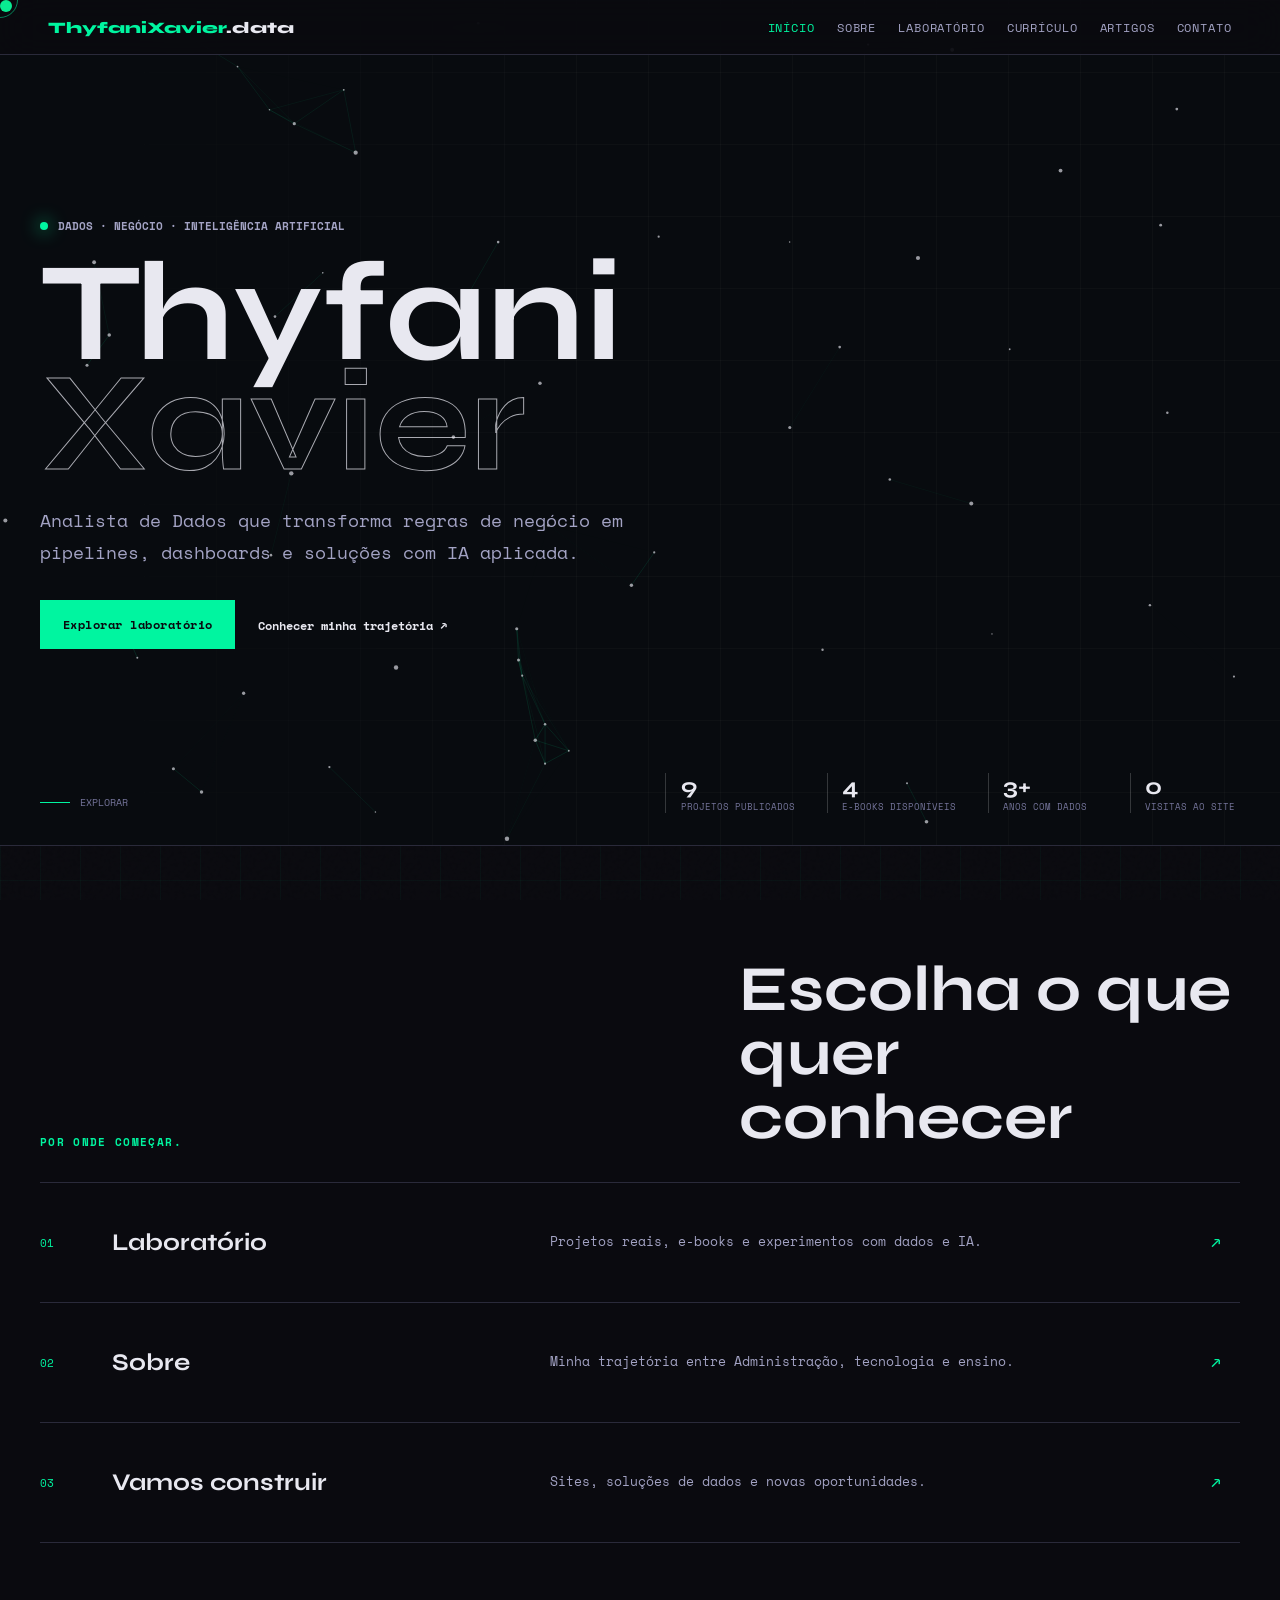
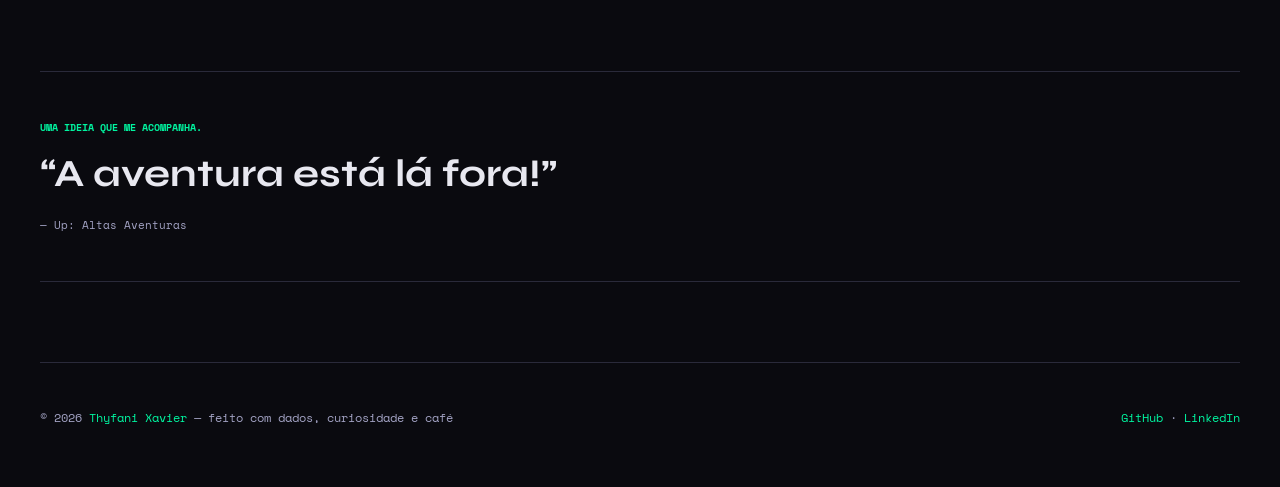
<file: index.html>
<!DOCTYPE html>
<html lang="pt-BR">
<head>
  <meta charset="UTF-8" />
  <meta name="viewport" content="width=device-width, initial-scale=1.0" />
  <meta name="description" content="Portfólio de Thyfani Xavier, analista de dados com projetos em BI, SQL, ETL, SSIS e IA aplicada." />
  <meta name="goatcounter-code" content="thyfani" />
  <meta property="og:title" content="Thyfani Xavier | Data Analyst Portfolio" />
  <meta property="og:description" content="Do dado bruto ao dashboard, da regra de negócio à solução com IA." />
  <meta property="og:image" content="https://media.licdn.com/dms/image/v2/D4D03AQHQVKSP62zfww/profile-displayphoto-crop_800_800/B4DZtav37JKAAM-/0/1766754058844?e=1773273600&v=beta&t=nEi2XgB4F4idExoF12gXCXjKYz4wpXlD-rHe1l3GPTU" />
  <title>Thyfani Xavier — Data Analyst</title>
  <link rel="preconnect" href="https://fonts.googleapis.com" />
  <link rel="preconnect" href="https://fonts.gstatic.com" crossorigin />
  <link href="https://fonts.googleapis.com/css2?family=Space+Mono:wght@400;700&family=Syne:wght@400;700;800&display=swap" rel="stylesheet" />
  <link rel="stylesheet" href="assets/styles.css" />
</head>
<body data-page="home">
  <div class="cursor" id="cursor"></div>
  <div class="cursor-ring" id="cursorRing"></div>

  <header class="site-nav">
    <a class="nav-logo" href="index.html">ThyfaniXavier<span>.data</span></a>
    <button class="nav-toggle" type="button" aria-expanded="false" aria-controls="navLinks">menu</button>
    <nav class="nav-links" id="navLinks" aria-label="Navegação principal">
      <a data-nav="home" href="index.html">Início</a>
      <a data-nav="sobre" href="sobre.html">Sobre</a>
      <a data-nav="laboratorio" href="laboratorio.html">Laboratório</a>
      <a data-nav="curriculo" href="curriculo.html">Currículo</a>
      <a data-nav="artigos" href="artigos.html">Artigos</a>
      <a data-nav="contato" href="contato.html">Contato</a>
    </nav>
  </header>

  <main class="home-main">
    <section class="home-stage" id="inicio">
      <canvas class="data-canvas" id="dataCanvas" aria-hidden="true"></canvas>
      <div class="home-stage-grid" aria-hidden="true"></div>
      <div class="home-stage-content">
        <span class="home-kicker"><i></i> dados · negócio · inteligência artificial</span>
        <h1>Thyfani<br /><span>Xavier</span></h1>
        <p>Analista de Dados que transforma regras de negócio em pipelines, dashboards e soluções com IA aplicada.</p>
        <div class="home-actions">
          <a class="btn-primary" href="laboratorio.html">Explorar laboratório</a>
          <a class="home-text-link" href="sobre.html">Conhecer minha trajetória <span aria-hidden="true">↗</span></a>
        </div>
      </div>
      <div class="home-signal" aria-label="Resumo do portfólio">
        <div><strong>9</strong><span>projetos publicados</span></div>
        <div><strong>4</strong><span>e-books disponíveis</span></div>
        <div><strong>3+</strong><span>anos com dados</span></div>
        <div class="visitor-stat" data-visitor-stat hidden><strong data-visitor-count>0</strong><span>visitas ao site</span></div>
      </div>
      <a class="home-scroll" href="#caminhos" aria-label="Ir para os caminhos do portfólio"><span></span> explorar</a>
    </section>

    <section class="home-paths" id="caminhos">
      <header>
        <span class="section-num">por onde começar.</span>
        <h2>Escolha o que quer conhecer</h2>
      </header>
      <nav class="home-path-list" aria-label="Caminhos do portfólio">
        <a href="laboratorio.html"><span>01</span><strong>Laboratório</strong><p>Projetos reais, e-books e experimentos com dados e IA.</p><i aria-hidden="true">↗</i></a>
        <a href="sobre.html"><span>02</span><strong>Sobre</strong><p>Minha trajetória entre Administração, tecnologia e ensino.</p><i aria-hidden="true">↗</i></a>
        <a href="contato.html"><span>03</span><strong>Vamos construir</strong><p>Sites, soluções de dados e novas oportunidades.</p><i aria-hidden="true">↗</i></a>
      </nav>
    </section>
    <section class="page-thought"><span>uma ideia que me acompanha.</span><blockquote>“A aventura está lá fora!”</blockquote><cite>— Up: Altas Aventuras</cite></section>
</main>

  <footer class="site-footer">
    <p>© 2026 <span class="accent">Thyfani Xavier</span> — feito com dados, curiosidade e café</p>
    <p><a href="https://github.com/thyfanixs" target="_blank" rel="noreferrer">GitHub</a> · <a href="https://www.linkedin.com/in/thyfani-xavier-4b6904142/" target="_blank" rel="noreferrer">LinkedIn</a></p>
  </footer>

  <script src="assets/site.js"></script>
</body>
</html>
</file>
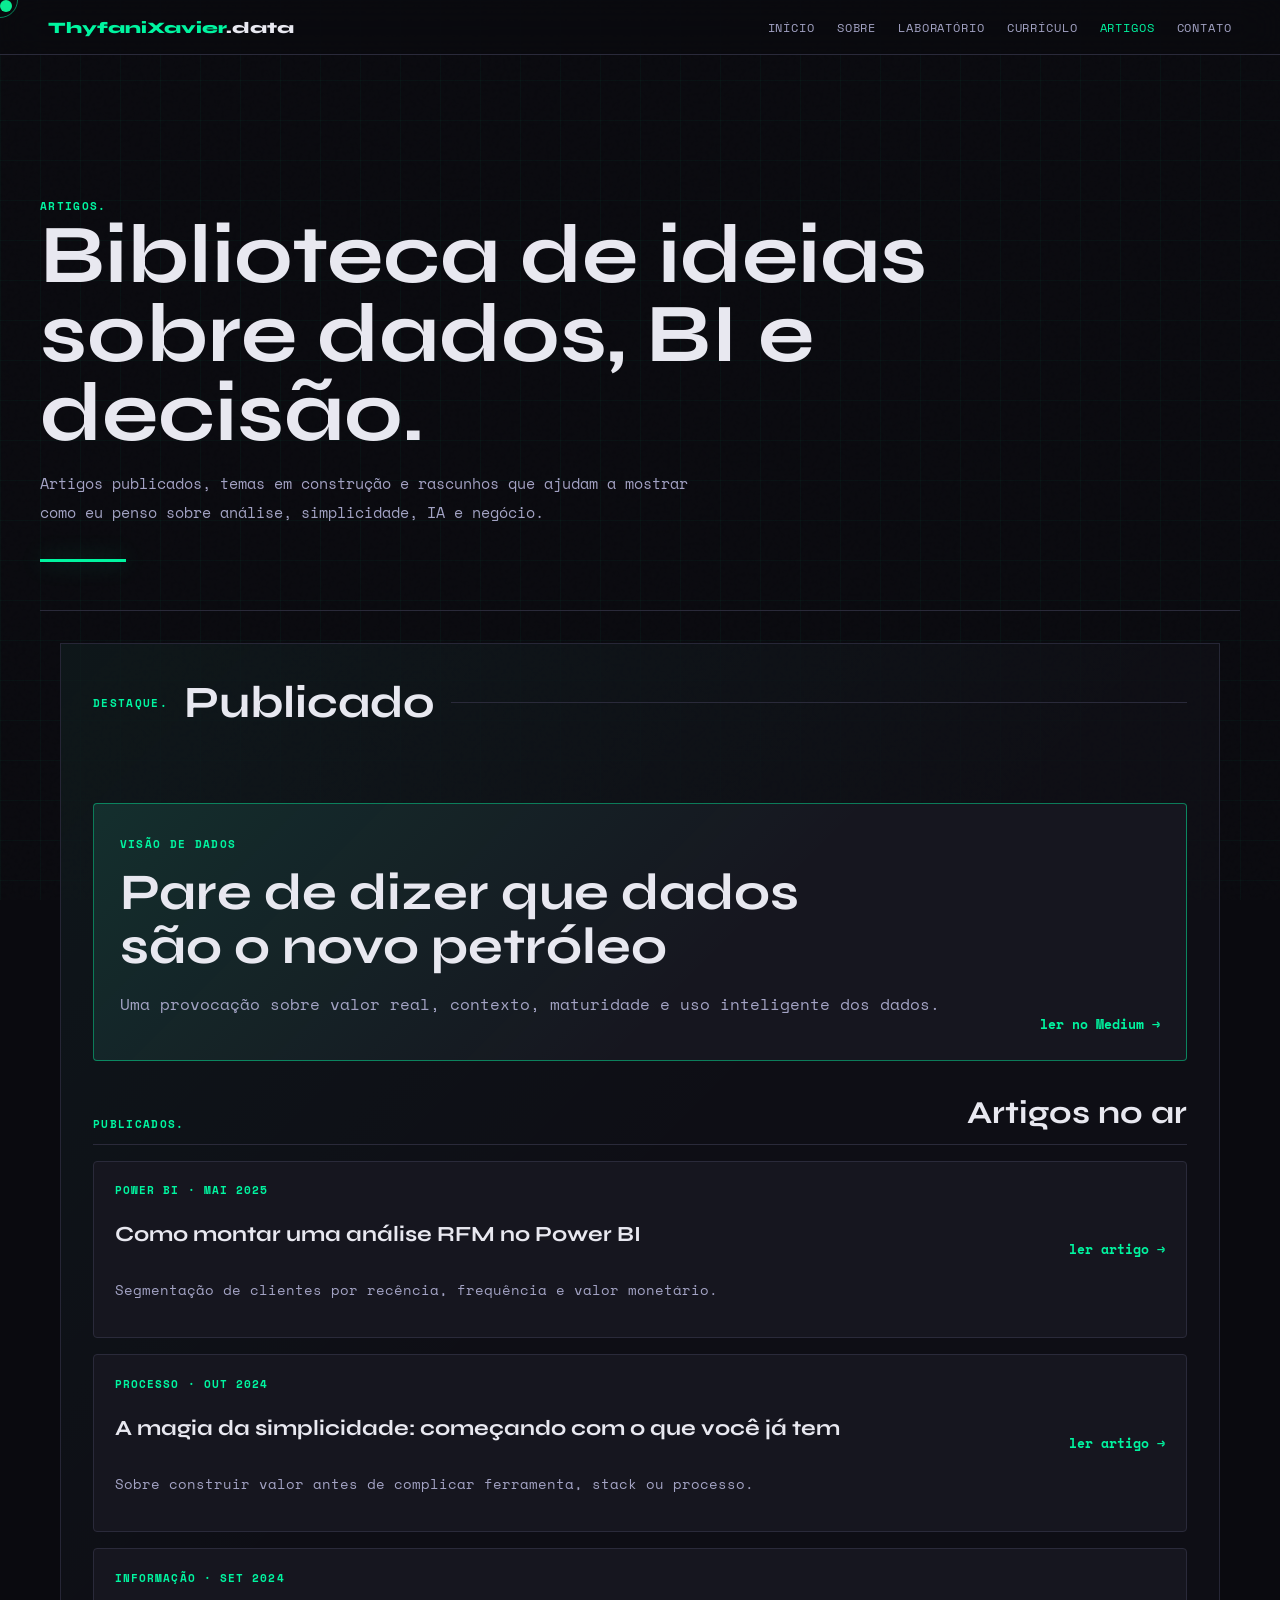
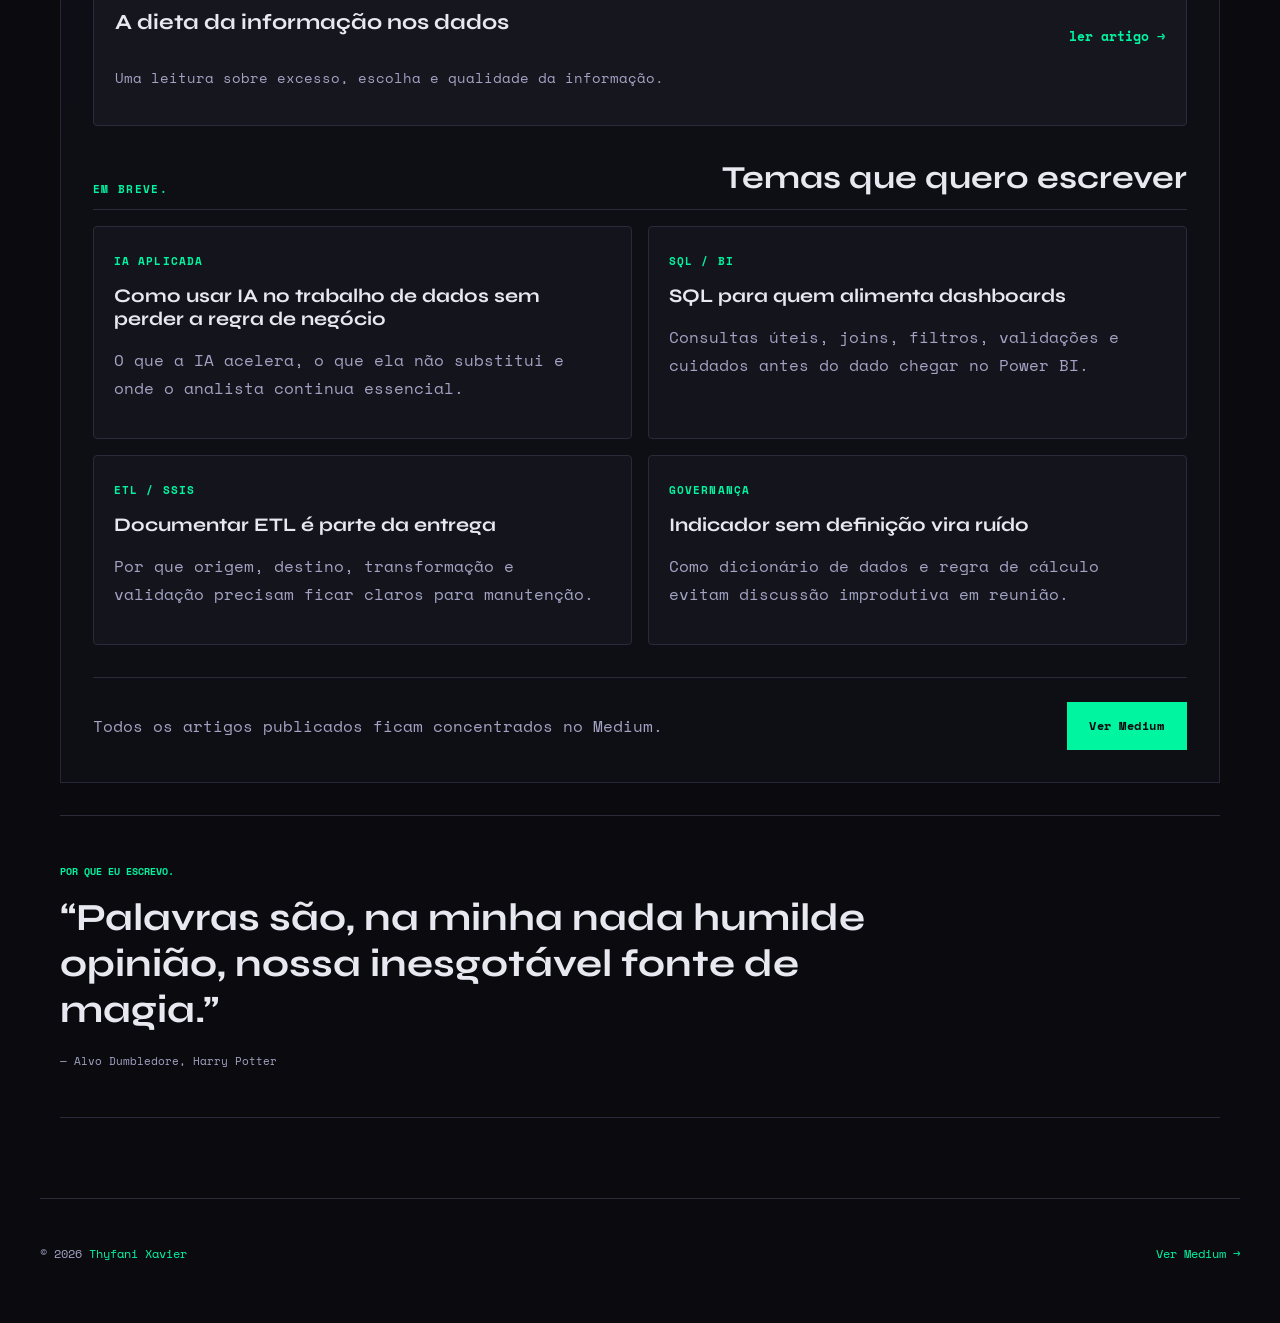
<file: artigos.html>
<!DOCTYPE html>
<html lang="pt-BR">
<head>
  <meta charset="UTF-8" />
  <meta name="viewport" content="width=device-width, initial-scale=1.0" />
  <meta name="description" content="Biblioteca de artigos de Thyfani Xavier: publicados no Medium e temas em breve sobre dados, BI, IA e decisão." />
  <title>Artigos — Thyfani Xavier</title>
  <link rel="preconnect" href="https://fonts.googleapis.com" />
  <link rel="preconnect" href="https://fonts.gstatic.com" crossorigin />
  <link href="https://fonts.googleapis.com/css2?family=Space+Mono:wght@400;700&family=Syne:wght@400;700;800&display=swap" rel="stylesheet" />
  <link rel="stylesheet" href="assets/styles.css" />
</head>
<body data-page="artigos">
  <div class="cursor" id="cursor"></div>
  <div class="cursor-ring" id="cursorRing"></div>

  <header class="site-nav">
    <a class="nav-logo" href="index.html">ThyfaniXavier<span>.data</span></a>
    <button class="nav-toggle" type="button" aria-expanded="false" aria-controls="navLinks">menu</button>
    <nav class="nav-links" id="navLinks" aria-label="Navegação principal">
      <a data-nav="home" href="index.html">Início</a>
      <a data-nav="sobre" href="sobre.html">Sobre</a>
      <a data-nav="laboratorio" href="laboratorio.html">Laboratório</a>
      <a data-nav="curriculo" href="curriculo.html">Currículo</a>
      <a data-nav="artigos" href="artigos.html">Artigos</a>
      <a data-nav="contato" href="contato.html">Contato</a>
    </nav>
  </header>

  <main class="page-main">
    <section class="page-hero">
      <span class="section-num">artigos.</span>
      <h1>Biblioteca de ideias sobre dados, BI e decisão.</h1>
      <p>Artigos publicados, temas em construção e rascunhos que ajudam a mostrar como eu penso sobre análise, simplicidade, IA e negócio.</p>
    </section>

    <section class="section section-panel library-section">
      <div class="section-header">
        <span class="section-num">destaque.</span>
        <h2 class="section-title">Publicado</h2>
        <div class="section-line"></div>
      </div>

      <a href="https://medium.com/@thyfanixavier.321/pare-de-dizer-que-dados-s%C3%A3o-o-novo-petr%C3%B3leo-e8aa7d525865" target="_blank" rel="noreferrer" class="article-featured">
        <div>
          <span class="badge">visão de dados</span>
          <h2>Pare de dizer que dados são o novo petróleo</h2>
          <p>Uma provocação sobre valor real, contexto, maturidade e uso inteligente dos dados.</p>
        </div>
        <strong>ler no Medium →</strong>
      </a>

      <div class="library-block">
        <div class="library-heading">
          <span class="section-num">publicados.</span>
          <h2>Artigos no ar</h2>
        </div>

        <div class="article-list">
          <a href="https://medium.com/@thyfanixavier.321/como-montar-uma-an%C3%A1lise-rfm-no-power-bi-5ab33e99b1c9" target="_blank" rel="noreferrer" class="article-card">
            <span>Power BI · Mai 2025</span>
            <h2>Como montar uma análise RFM no Power BI</h2>
            <p>Segmentação de clientes por recência, frequência e valor monetário.</p>
            <strong>ler artigo →</strong>
          </a>
          <a href="https://medium.com/@thyfanixavier.321/a-magia-da-simplicidade-396d8e8dcd5b" target="_blank" rel="noreferrer" class="article-card">
            <span>Processo · Out 2024</span>
            <h2>A magia da simplicidade: começando com o que você já tem</h2>
            <p>Sobre construir valor antes de complicar ferramenta, stack ou processo.</p>
            <strong>ler artigo →</strong>
          </a>
          <a href="https://medium.com/@thyfanixavier.321/a-dieta-da-informa%C3%A7%C3%A3o-o-que-comemos-e-o-que-deixamos-de-lado-nos-dados-945bd2306d53" target="_blank" rel="noreferrer" class="article-card">
            <span>Informação · Set 2024</span>
            <h2>A dieta da informação nos dados</h2>
            <p>Uma leitura sobre excesso, escolha e qualidade da informação.</p>
            <strong>ler artigo →</strong>
          </a>
        </div>
      </div>

      <div class="library-block">
        <div class="library-heading">
          <span class="section-num">em breve.</span>
          <h2>Temas que quero escrever</h2>
        </div>

        <div class="upcoming-grid">
          <article class="upcoming-card">
            <span>IA aplicada</span>
            <h3>Como usar IA no trabalho de dados sem perder a regra de negócio</h3>
            <p>O que a IA acelera, o que ela não substitui e onde o analista continua essencial.</p>
          </article>
          <article class="upcoming-card">
            <span>SQL / BI</span>
            <h3>SQL para quem alimenta dashboards</h3>
            <p>Consultas úteis, joins, filtros, validações e cuidados antes do dado chegar no Power BI.</p>
          </article>
          <article class="upcoming-card">
            <span>ETL / SSIS</span>
            <h3>Documentar ETL é parte da entrega</h3>
            <p>Por que origem, destino, transformação e validação precisam ficar claros para manutenção.</p>
          </article>
          <article class="upcoming-card">
            <span>Governança</span>
            <h3>Indicador sem definição vira ruído</h3>
            <p>Como dicionário de dados e regra de cálculo evitam discussão improdutiva em reunião.</p>
          </article>
        </div>
      </div>

      <div class="library-cta">
        <p>Todos os artigos publicados ficam concentrados no Medium.</p>
        <a class="btn-primary" href="https://medium.com/@thyfanixavier.321" target="_blank" rel="noreferrer">Ver Medium</a>
      </div>
    </section>
    <section class="page-thought"><span>por que eu escrevo.</span><blockquote>“Palavras são, na minha nada humilde opinião, nossa inesgotável fonte de magia.”</blockquote><cite>— Alvo Dumbledore, Harry Potter</cite></section>
</main>

  <footer class="site-footer">
    <p>© 2026 <span class="accent">Thyfani Xavier</span></p>
    <p><a href="https://medium.com/@thyfanixavier.321" target="_blank" rel="noreferrer">Ver Medium →</a></p>
  </footer>

  <script src="assets/site.js"></script>
</body>
</html>
</file>
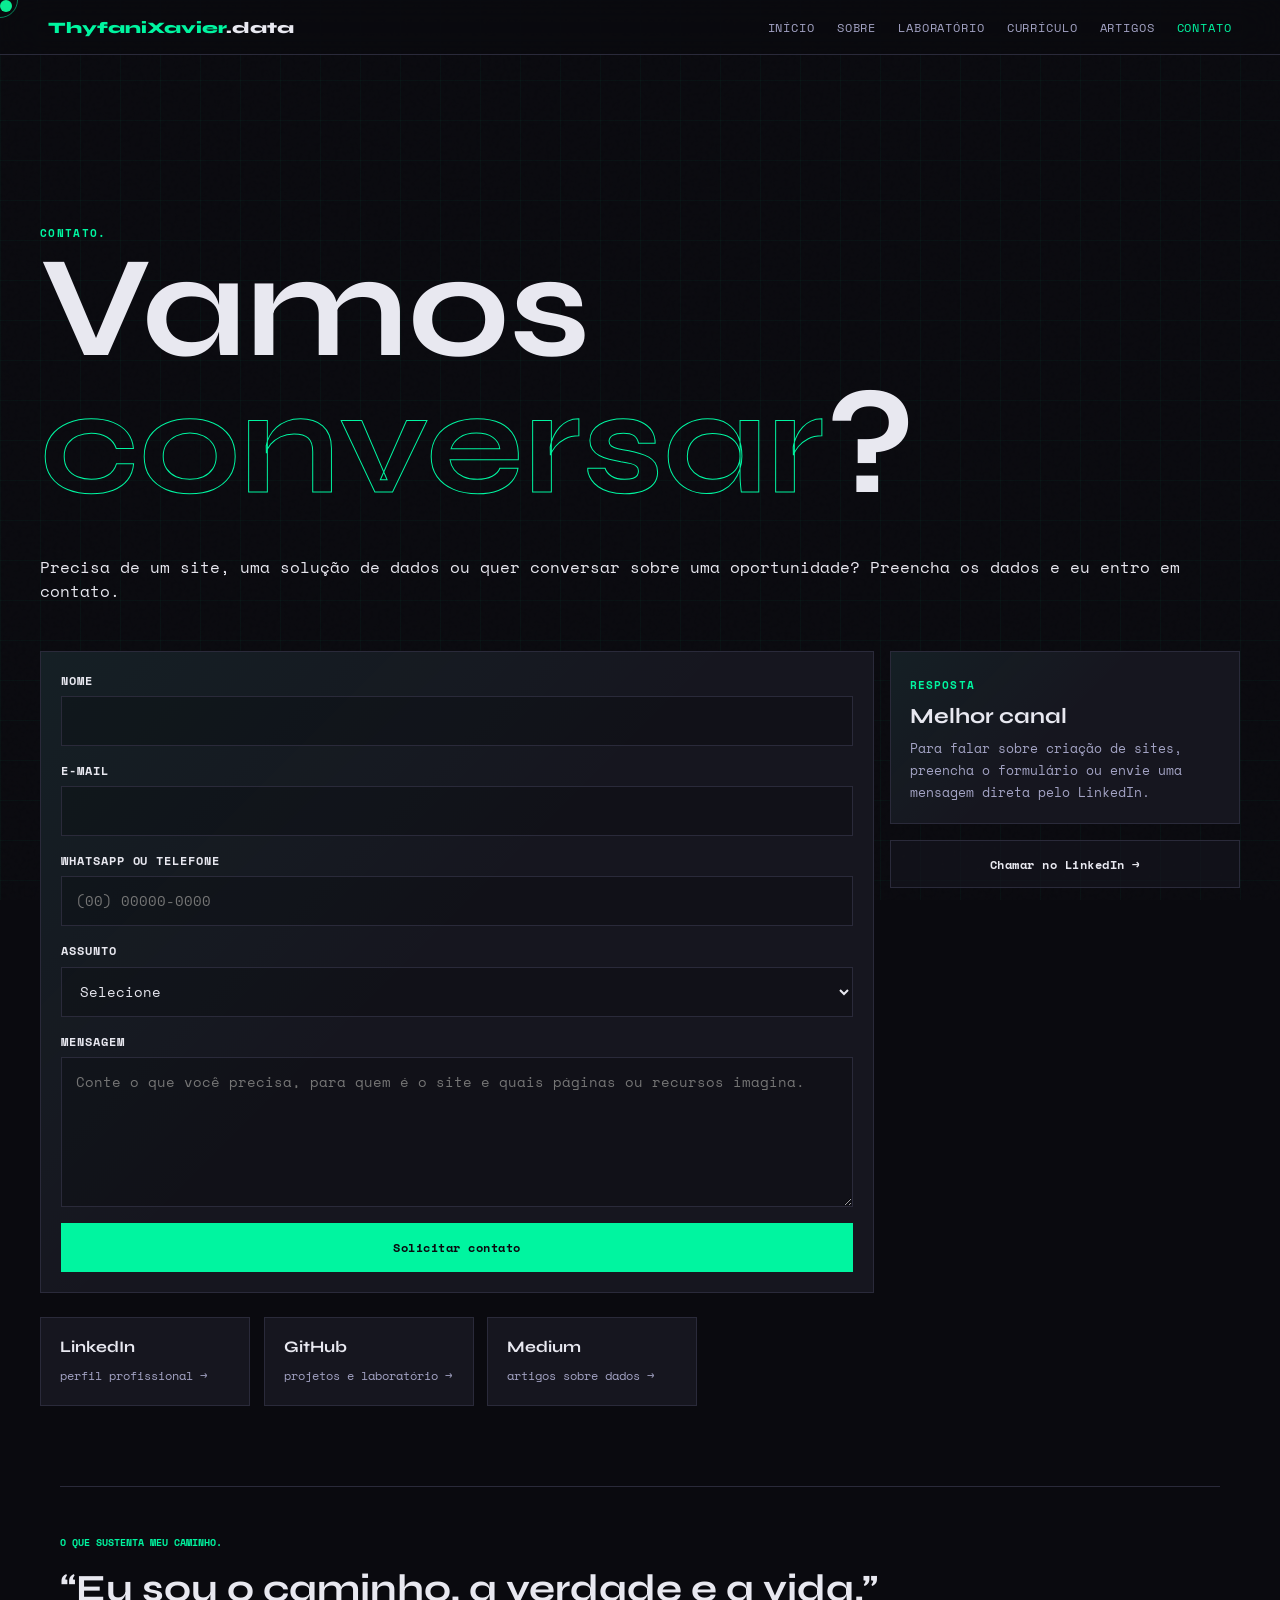
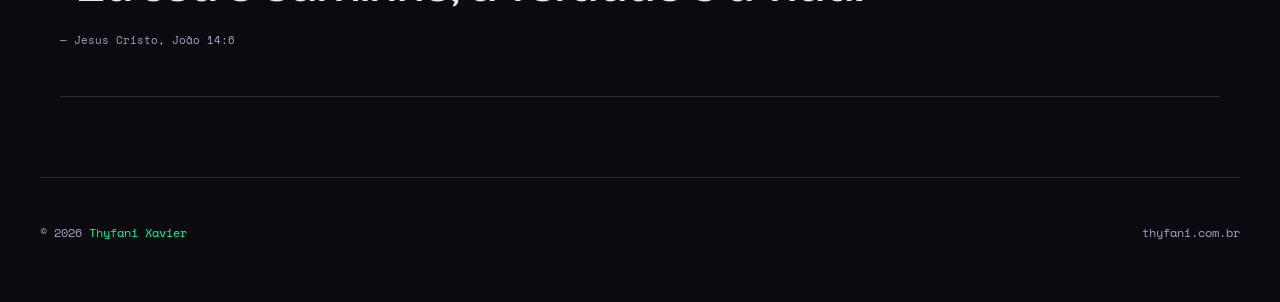
<file: contato.html>
<!DOCTYPE html>
<html lang="pt-BR">
<head>
  <meta charset="UTF-8" />
  <meta name="viewport" content="width=device-width, initial-scale=1.0" />
  <meta name="description" content="Contato de Thyfani Xavier: formulário, LinkedIn, GitHub e Medium." />
  <title>Contato — Thyfani Xavier</title>
  <link rel="preconnect" href="https://fonts.googleapis.com" />
  <link rel="preconnect" href="https://fonts.gstatic.com" crossorigin />
  <link href="https://fonts.googleapis.com/css2?family=Space+Mono:wght@400;700&family=Syne:wght@400;700;800&display=swap" rel="stylesheet" />
  <link rel="stylesheet" href="assets/styles.css" />
</head>
<body data-page="contato">
  <div class="cursor" id="cursor"></div>
  <div class="cursor-ring" id="cursorRing"></div>

  <header class="site-nav">
    <a class="nav-logo" href="index.html">ThyfaniXavier<span>.data</span></a>
    <button class="nav-toggle" type="button" aria-expanded="false" aria-controls="navLinks">menu</button>
    <nav class="nav-links" id="navLinks" aria-label="Navegação principal">
      <a data-nav="home" href="index.html">Início</a>
      <a data-nav="sobre" href="sobre.html">Sobre</a>
      <a data-nav="laboratorio" href="laboratorio.html">Laboratório</a>
      <a data-nav="curriculo" href="curriculo.html">Currículo</a>
      <a data-nav="artigos" href="artigos.html">Artigos</a>
      <a data-nav="contato" href="contato.html">Contato</a>
    </nav>
  </header>

  <main class="page-main">
    <section class="contact-hero">
      <span class="section-num">contato.</span>
      <h1>Vamos<br /><span>conversar</span>?</h1>
      <p>Precisa de um site, uma solução de dados ou quer conversar sobre uma oportunidade? Preencha os dados e eu entro em contato.</p>
      <div class="contact-layout">
        <form class="contact-form" action="https://formspree.io/f/mbdvogez" method="POST">
          <input type="hidden" name="_subject" value="Novo contato pelo thyfani.com.br" />
          <label>
            Nome
            <input type="text" name="nome" autocomplete="name" required />
          </label>
          <label>
            E-mail
            <input type="email" name="email" autocomplete="email" required />
          </label>
          <label>
            WhatsApp ou telefone
            <input type="tel" name="telefone" autocomplete="tel" required placeholder="(00) 00000-0000" />
          </label>
          <label>
            Assunto
            <select name="assunto" required>
              <option value="">Selecione</option>
              <option value="Criacao de site">Quero montar um site</option>
              <option value="Dados e IA">Solução de dados ou IA</option>
              <option value="Oportunidade profissional">Oportunidade profissional</option>
              <option value="Outro">Outro assunto</option>
            </select>
          </label>
          <label>
            Mensagem
            <textarea name="mensagem" rows="5" required placeholder="Conte o que você precisa, para quem é o site e quais páginas ou recursos imagina."></textarea>
          </label>
          <button class="btn-primary" type="submit">Solicitar contato</button>
        </form>
        <div class="contact-aside">
          <div class="contact-mini-card">
            <span>resposta</span>
            <strong>Melhor canal</strong>
            <p>Para falar sobre criação de sites, preencha o formulário ou envie uma mensagem direta pelo LinkedIn.</p>
          </div>
          <a class="btn-ghost email-fallback" href="https://www.linkedin.com/messaging/compose/?recipient=thyfani-xavier-4b6904142" target="_blank" rel="noreferrer">Chamar no LinkedIn →</a>
        </div>
      </div>
      <div class="social-grid">
        <a href="https://www.linkedin.com/in/thyfani-xavier-4b6904142/" target="_blank" rel="noreferrer">
          <strong>LinkedIn</strong>
          <span>perfil profissional →</span>
        </a>
        <a href="https://github.com/thyfanixs" target="_blank" rel="noreferrer">
          <strong>GitHub</strong>
          <span>projetos e laboratório →</span>
        </a>
        <a href="https://medium.com/@thyfanixavier.321" target="_blank" rel="noreferrer">
          <strong>Medium</strong>
          <span>artigos sobre dados →</span>
        </a>
      </div>
    </section>
    <section class="page-thought gospel-thought"><span>o que sustenta meu caminho.</span><blockquote>“Eu sou o caminho, a verdade e a vida.”</blockquote><cite>— Jesus Cristo, João 14:6</cite></section>
</main>

  <footer class="site-footer">
    <p>© 2026 <span class="accent">Thyfani Xavier</span></p>
    <p>thyfani.com.br</p>
  </footer>

  <script src="assets/site.js"></script>
</body>
</html>
</file>
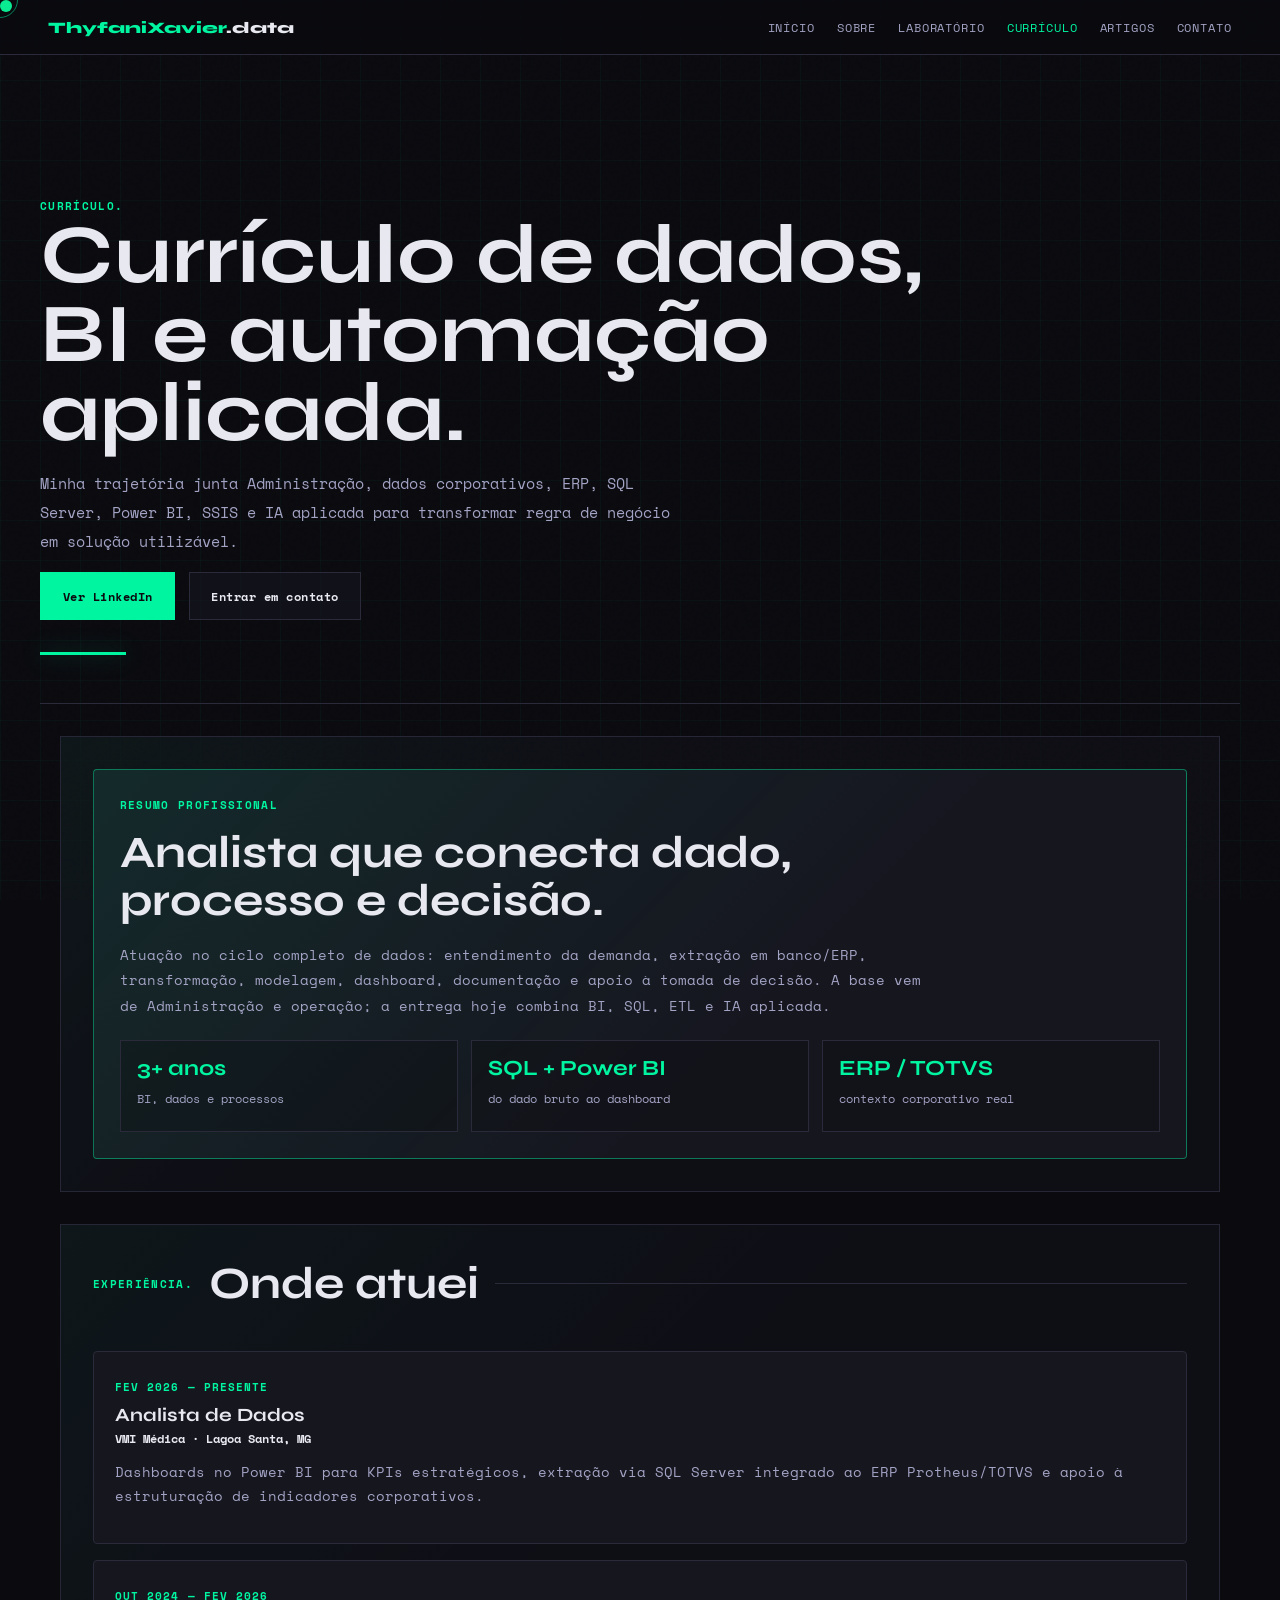
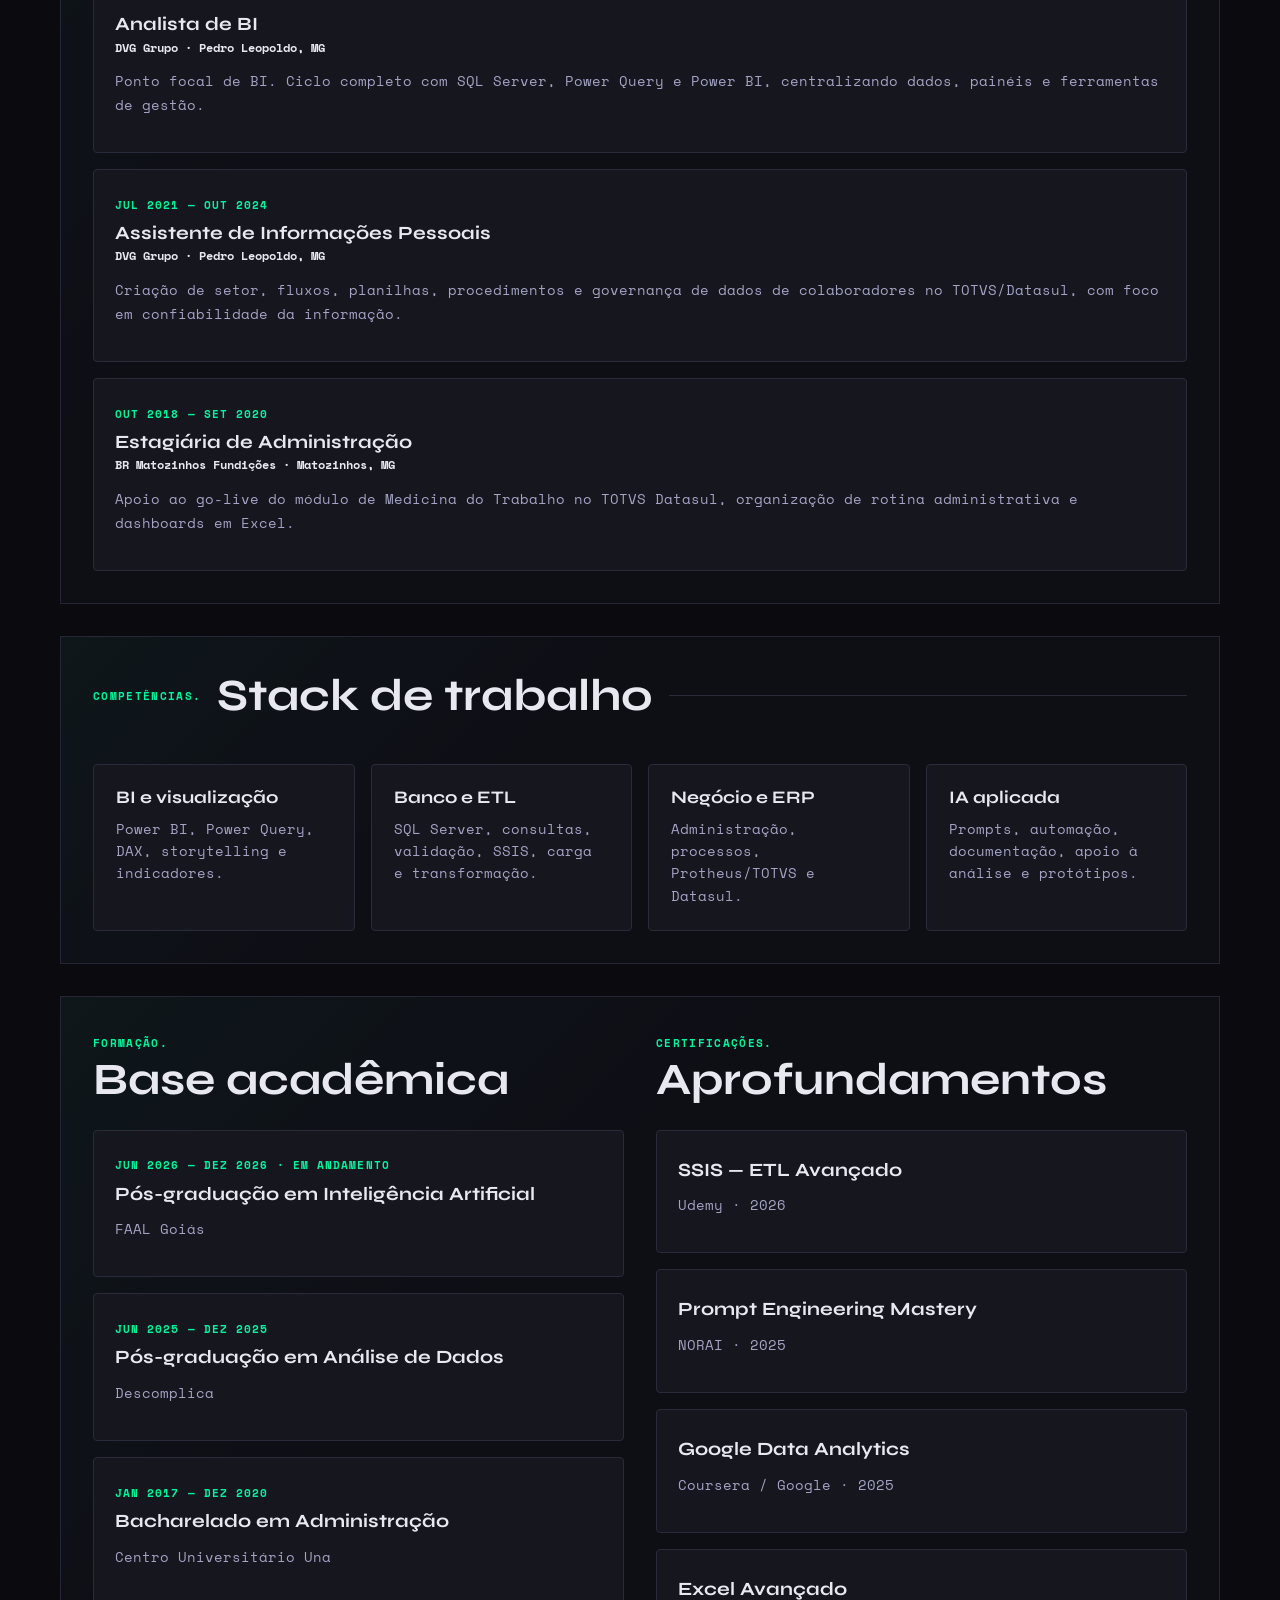
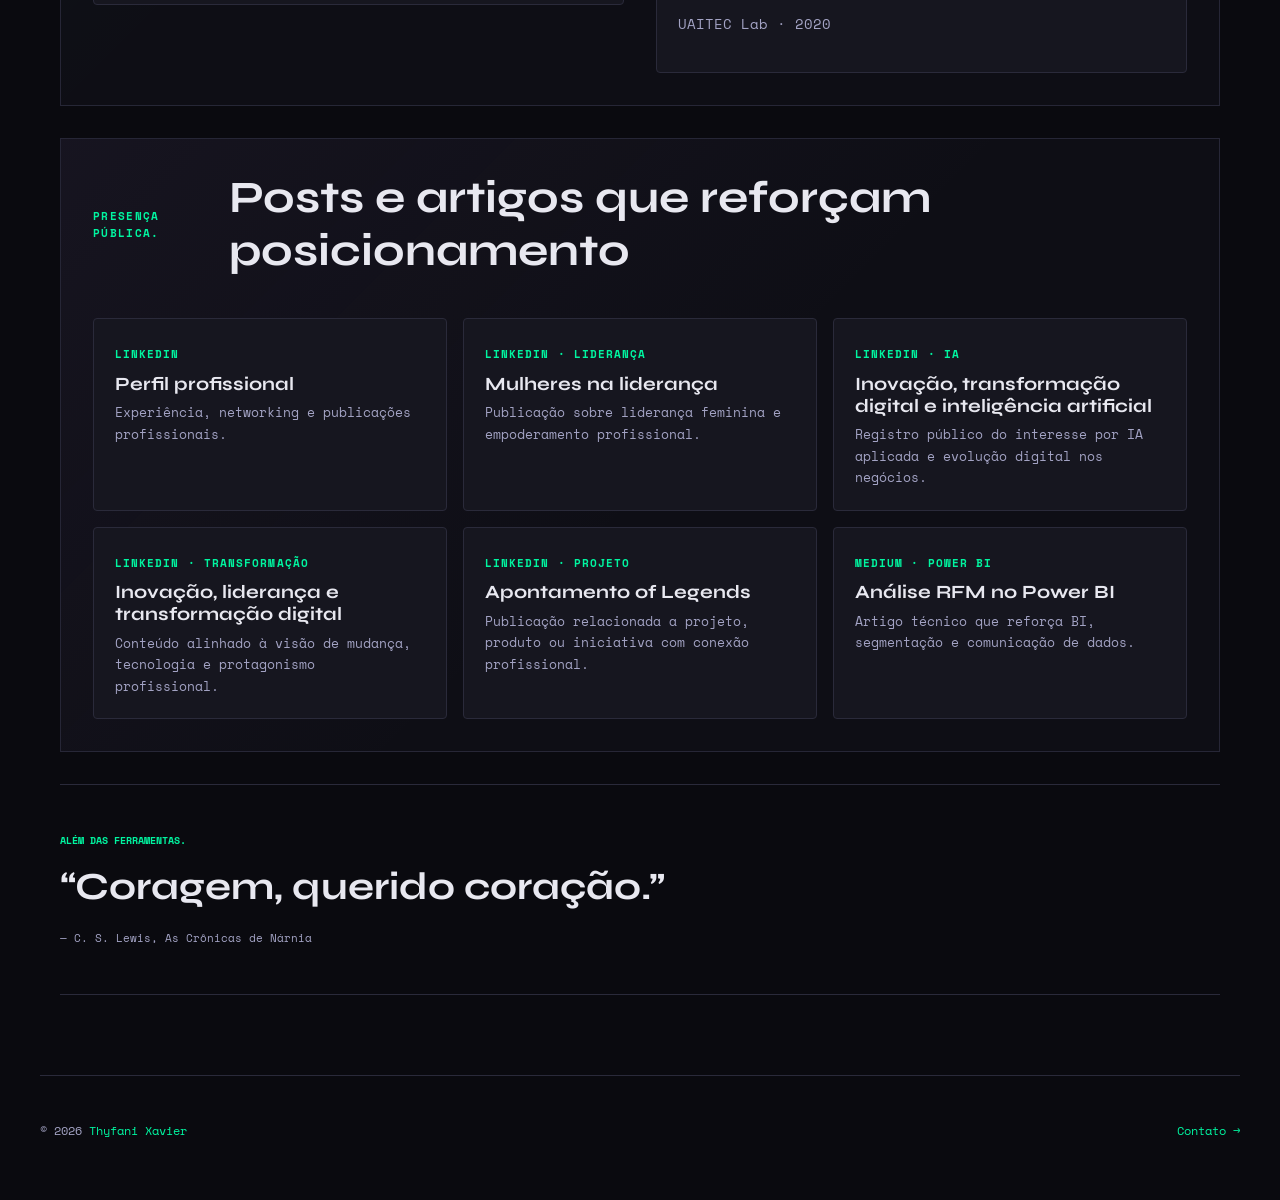
<file: curriculo.html>
<!DOCTYPE html>
<html lang="pt-BR">
<head>
  <meta charset="UTF-8" />
  <meta name="viewport" content="width=device-width, initial-scale=1.0" />
  <meta name="description" content="Currículo de Thyfani Xavier: analista de dados com experiência em BI, SQL Server, Power BI, SSIS, ERP TOTVS e IA aplicada." />
  <title>Currículo — Thyfani Xavier</title>
  <link rel="preconnect" href="https://fonts.googleapis.com" />
  <link rel="preconnect" href="https://fonts.gstatic.com" crossorigin />
  <link href="https://fonts.googleapis.com/css2?family=Space+Mono:wght@400;700&family=Syne:wght@400;700;800&display=swap" rel="stylesheet" />
  <link rel="stylesheet" href="assets/styles.css" />
</head>
<body data-page="curriculo">
  <div class="cursor" id="cursor"></div>
  <div class="cursor-ring" id="cursorRing"></div>

  <header class="site-nav">
    <a class="nav-logo" href="index.html">ThyfaniXavier<span>.data</span></a>
    <button class="nav-toggle" type="button" aria-expanded="false" aria-controls="navLinks">menu</button>
    <nav class="nav-links" id="navLinks" aria-label="Navegação principal">
      <a data-nav="home" href="index.html">Início</a>
      <a data-nav="sobre" href="sobre.html">Sobre</a>
      <a data-nav="laboratorio" href="laboratorio.html">Laboratório</a>
      <a data-nav="curriculo" href="curriculo.html">Currículo</a>
      <a data-nav="artigos" href="artigos.html">Artigos</a>
      <a data-nav="contato" href="contato.html">Contato</a>
    </nav>
  </header>

  <main class="page-main">
    <section class="page-hero">
      <span class="section-num">currículo.</span>
      <h1>Currículo de dados, BI e automação aplicada.</h1>
      <p>Minha trajetória junta Administração, dados corporativos, ERP, SQL Server, Power BI, SSIS e IA aplicada para transformar regra de negócio em solução utilizável.</p>
      <div class="hero-cta">
        <a class="btn-primary" href="https://www.linkedin.com/in/thyfani-xavier-4b6904142/" target="_blank" rel="noreferrer">Ver LinkedIn</a>
        <a class="btn-ghost" href="contato.html">Entrar em contato</a>
      </div>
    </section>

    <section class="section section-panel cv-overview">
      <div class="cv-summary">
        <span class="badge">resumo profissional</span>
        <h2>Analista que conecta dado, processo e decisão.</h2>
        <p>Atuação no ciclo completo de dados: entendimento da demanda, extração em banco/ERP, transformação, modelagem, dashboard, documentação e apoio à tomada de decisão. A base vem de Administração e operação; a entrega hoje combina BI, SQL, ETL e IA aplicada.</p>
        <div class="cv-highlights">
          <div><strong>3+ anos</strong><span>BI, dados e processos</span></div>
          <div><strong>SQL + Power BI</strong><span>do dado bruto ao dashboard</span></div>
          <div><strong>ERP / TOTVS</strong><span>contexto corporativo real</span></div>
        </div>
      </div>
    </section>

    <section class="section section-panel cv-main">
      <div class="section-header">
        <span class="section-num">experiência.</span>
        <h2 class="section-title">Onde atuei</h2>
        <div class="section-line"></div>
      </div>
      <div class="timeline">
        <article class="timeline-item">
          <span>Fev 2026 — Presente</span>
          <h3>Analista de Dados</h3>
          <strong>VMI Médica · Lagoa Santa, MG</strong>
          <p>Dashboards no Power BI para KPIs estratégicos, extração via SQL Server integrado ao ERP Protheus/TOTVS e apoio à estruturação de indicadores corporativos.</p>
        </article>
        <article class="timeline-item">
          <span>Out 2024 — Fev 2026</span>
          <h3>Analista de BI</h3>
          <strong>DVG Grupo · Pedro Leopoldo, MG</strong>
          <p>Ponto focal de BI. Ciclo completo com SQL Server, Power Query e Power BI, centralizando dados, painéis e ferramentas de gestão.</p>
        </article>
        <article class="timeline-item">
          <span>Jul 2021 — Out 2024</span>
          <h3>Assistente de Informações Pessoais</h3>
          <strong>DVG Grupo · Pedro Leopoldo, MG</strong>
          <p>Criação de setor, fluxos, planilhas, procedimentos e governança de dados de colaboradores no TOTVS/Datasul, com foco em confiabilidade da informação.</p>
        </article>
        <article class="timeline-item">
          <span>Out 2018 — Set 2020</span>
          <h3>Estagiária de Administração</h3>
          <strong>BR Matozinhos Fundições · Matozinhos, MG</strong>
          <p>Apoio ao go-live do módulo de Medicina do Trabalho no TOTVS Datasul, organização de rotina administrativa e dashboards em Excel.</p>
        </article>
      </div>
    </section>

    <section class="section section-panel">
      <div class="section-header">
        <span class="section-num">competências.</span>
        <h2 class="section-title">Stack de trabalho</h2>
        <div class="section-line"></div>
      </div>
      <div class="cv-skill-grid">
        <div class="skill-item"><strong>BI e visualização</strong><span>Power BI, Power Query, DAX, storytelling e indicadores.</span></div>
        <div class="skill-item"><strong>Banco e ETL</strong><span>SQL Server, consultas, validação, SSIS, carga e transformação.</span></div>
        <div class="skill-item"><strong>Negócio e ERP</strong><span>Administração, processos, Protheus/TOTVS e Datasul.</span></div>
        <div class="skill-item"><strong>IA aplicada</strong><span>Prompts, automação, documentação, apoio à análise e protótipos.</span></div>
      </div>
    </section>

    <section class="section section-panel credential-grid">
      <div>
        <div class="section-header compact">
          <span class="section-num">formação.</span>
          <h2 class="section-title">Base acadêmica</h2>
        </div>
        <div class="side-list">
          <article>
            <span>Jun 2026 — Dez 2026 · Em andamento</span>
            <h3>Pós-graduação em Inteligência Artificial</h3>
            <p>FAAL Goiás</p>
          </article>
          <article>
            <span>Jun 2025 — Dez 2025</span>
            <h3>Pós-graduação em Análise de Dados</h3>
            <p>Descomplica</p>
          </article>
          <article>
            <span>Jan 2017 — Dez 2020</span>
            <h3>Bacharelado em Administração</h3>
            <p>Centro Universitário Una</p>
          </article>
        </div>
      </div>

      <div>
        <div class="section-header compact">
          <span class="section-num">certificações.</span>
          <h2 class="section-title">Aprofundamentos</h2>
        </div>
        <div class="side-list">
          <article><h3>SSIS — ETL Avançado</h3><p>Udemy · 2026</p></article>
          <article><h3>Prompt Engineering Mastery</h3><p>NORAI · 2025</p></article>
          <article><h3>Google Data Analytics</h3><p>Coursera / Google · 2025</p></article>
          <article><h3>Excel Avançado</h3><p>UAITEC Lab · 2020</p></article>
        </div>
      </div>
    </section>

    <section class="section section-panel public-section">
      <div class="section-header">
        <span class="section-num">presença pública.</span>
        <h2 class="section-title">Posts e artigos que reforçam posicionamento</h2>
        <div class="section-line"></div>
      </div>
      <div class="public-grid public-list">
        <a href="https://www.linkedin.com/in/thyfani-xavier-4b6904142/" target="_blank" rel="noreferrer">
          <span>LinkedIn</span>
          <h3>Perfil profissional</h3>
          <p>Experiência, networking e publicações profissionais.</p>
        </a>
        <a href="https://www.linkedin.com/posts/thyfani-xavier-4b6904142_mulheresnalideranaexa-empoderamentofeminino-activity-7173626126173364224-ytzi" target="_blank" rel="noreferrer">
          <span>LinkedIn · Liderança</span>
          <h3>Mulheres na liderança</h3>
          <p>Publicação sobre liderança feminina e empoderamento profissional.</p>
        </a>
        <a href="https://www.linkedin.com/posts/thyfani-xavier-4b6904142_inovaaexaeto-transformaaexaetodigital-inteligaeanciaartificial-activity-7234198389146492928-Z3cE" target="_blank" rel="noreferrer">
          <span>LinkedIn · IA</span>
          <h3>Inovação, transformação digital e inteligência artificial</h3>
          <p>Registro público do interesse por IA aplicada e evolução digital nos negócios.</p>
        </a>
        <a href="https://www.linkedin.com/posts/thyfani-xavier-4b6904142_inovaaexaeto-lideranaexa-transformaaexaetodigital-activity-7238185839501971456-NhlR" target="_blank" rel="noreferrer">
          <span>LinkedIn · Transformação</span>
          <h3>Inovação, liderança e transformação digital</h3>
          <p>Conteúdo alinhado à visão de mudança, tecnologia e protagonismo profissional.</p>
        </a>
        <a href="https://www.linkedin.com/posts/davigirundi_apontamento-of-legends-ugcPost-7470160742869086208-D-L4" target="_blank" rel="noreferrer">
          <span>LinkedIn · Projeto</span>
          <h3>Apontamento of Legends</h3>
          <p>Publicação relacionada a projeto, produto ou iniciativa com conexão profissional.</p>
        </a>
        <a href="https://medium.com/@thyfanixavier.321/como-montar-uma-an%C3%A1lise-rfm-no-power-bi-5ab33e99b1c9" target="_blank" rel="noreferrer">
          <span>Medium · Power BI</span>
          <h3>Análise RFM no Power BI</h3>
          <p>Artigo técnico que reforça BI, segmentação e comunicação de dados.</p>
        </a>
      </div>
    </section>
    <section class="page-thought"><span>além das ferramentas.</span><blockquote>“Coragem, querido coração.”</blockquote><cite>— C. S. Lewis, As Crônicas de Nárnia</cite></section>
</main>

  <footer class="site-footer">
    <p>© 2026 <span class="accent">Thyfani Xavier</span></p>
    <p><a href="contato.html">Contato →</a></p>
  </footer>

  <script src="assets/site.js"></script>
</body>
</html>
</file>
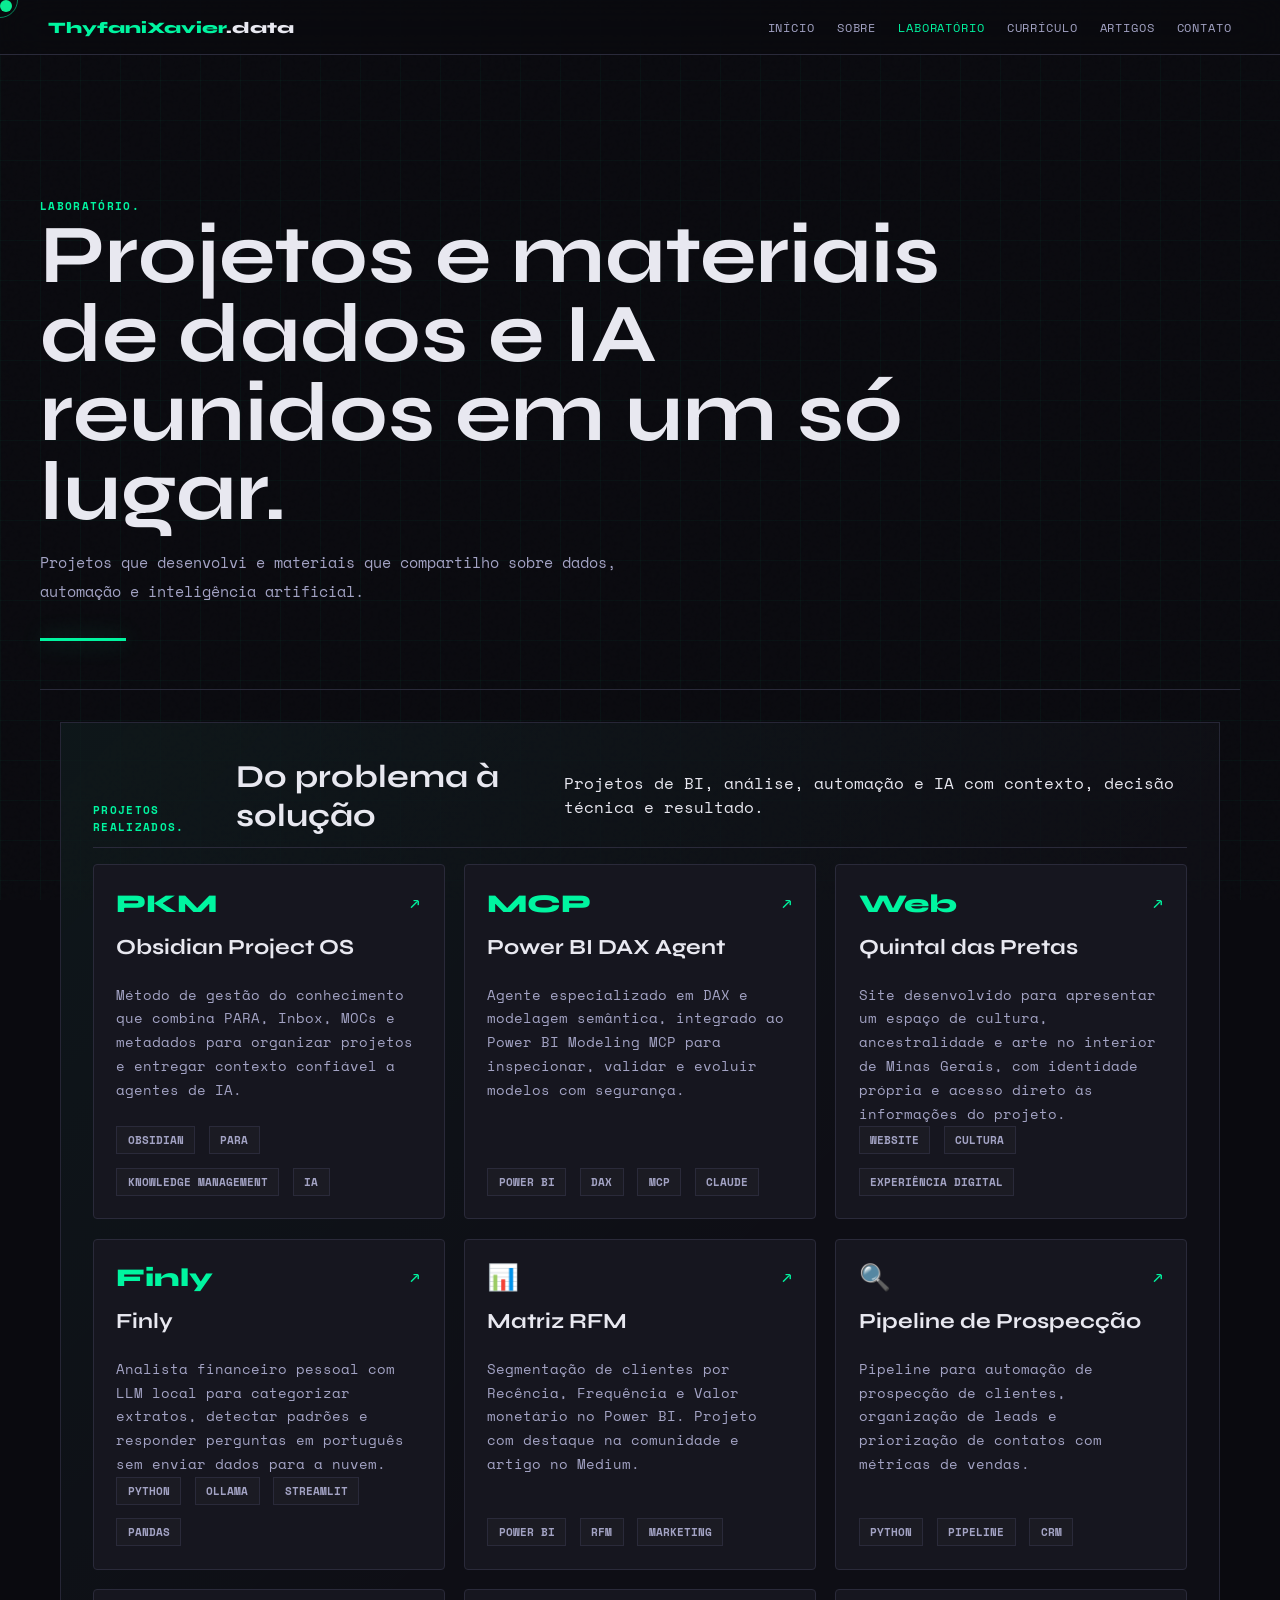
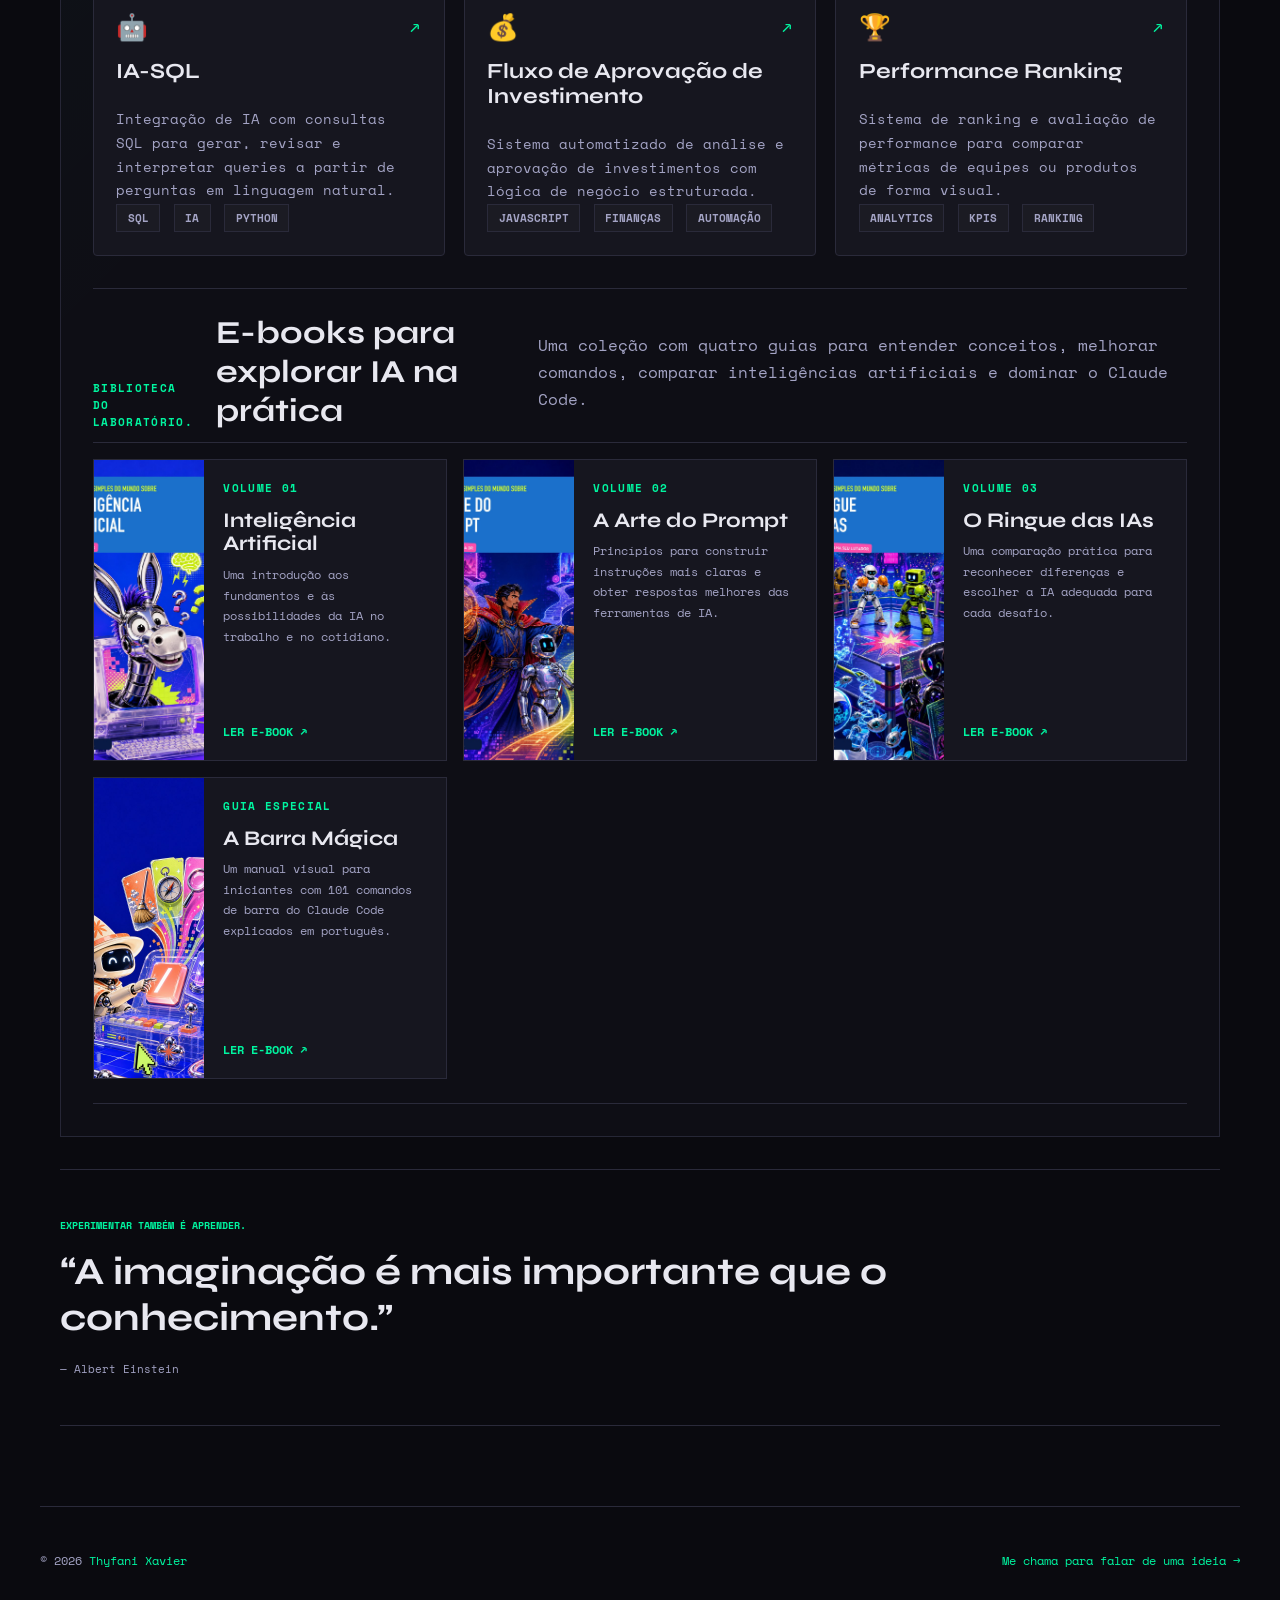
<file: laboratorio.html>
<!DOCTYPE html>
<html lang="pt-BR">
<head>
  <meta charset="UTF-8" />
  <meta name="viewport" content="width=device-width, initial-scale=1.0" />
  <meta name="description" content="Laboratório de soluções de dados e IA de Thyfani Xavier: ideias, protótipos e ferramentas para problemas reais." />
  <title>Laboratório — Thyfani Xavier</title>
  <link rel="preconnect" href="https://fonts.googleapis.com" />
  <link rel="preconnect" href="https://fonts.gstatic.com" crossorigin />
  <link href="https://fonts.googleapis.com/css2?family=Space+Mono:wght@400;700&family=Syne:wght@400;700;800&display=swap" rel="stylesheet" />
  <link rel="stylesheet" href="assets/styles.css" />
</head>
<body data-page="laboratorio">
  <div class="cursor" id="cursor"></div>
  <div class="cursor-ring" id="cursorRing"></div>

  <header class="site-nav">
    <a class="nav-logo" href="index.html">ThyfaniXavier<span>.data</span></a>
    <button class="nav-toggle" type="button" aria-expanded="false" aria-controls="navLinks">menu</button>
    <nav class="nav-links" id="navLinks" aria-label="Navegação principal">
      <a data-nav="home" href="index.html">Início</a>
      <a data-nav="sobre" href="sobre.html">Sobre</a>
      <a data-nav="laboratorio" href="laboratorio.html">Laboratório</a>
      <a data-nav="curriculo" href="curriculo.html">Currículo</a>
      <a data-nav="artigos" href="artigos.html">Artigos</a>
      <a data-nav="contato" href="contato.html">Contato</a>
    </nav>
  </header>

  <main class="page-main">
    <section class="page-hero">
      <span class="section-num">laboratório.</span>
      <h1>Projetos e materiais de dados e IA reunidos em um só lugar.</h1>
      <p>Projetos que desenvolvi e materiais que compartilho sobre dados, automação e inteligência artificial.</p>
    </section>

    <section class="section section-panel lab-board">
      <div class="lab-section portfolio-projects" id="projetos">
        <div class="library-heading">
          <span class="section-num">projetos realizados.</span>
          <h2>Do problema à solução</h2>
          <p>Projetos de BI, análise, automação e IA com contexto, decisão técnica e resultado.</p>
        </div>
        <div class="project-grid">
          <article class="project-card">
            <div class="project-top"><span>PKM</span><a href="https://github.com/thyfanixs/obsidian-project-os" target="_blank" rel="noreferrer" aria-label="Ver Obsidian Project OS no GitHub">↗</a></div>
            <h2>Obsidian Project OS</h2>
            <p>Método de gestão do conhecimento que combina PARA, Inbox, MOCs e metadados para organizar projetos e entregar contexto confiável a agentes de IA.</p>
            <div class="tag-row"><span>Obsidian</span><span>PARA</span><span>Knowledge Management</span><span>IA</span></div>
          </article>
          <article class="project-card">
            <div class="project-top"><span>MCP</span><a href="https://github.com/thyfanixs/powerbi-dax-agent" target="_blank" rel="noreferrer" aria-label="Ver Power BI DAX Agent no GitHub">↗</a></div>
            <h2>Power BI DAX Agent</h2>
            <p>Agente especializado em DAX e modelagem semântica, integrado ao Power BI Modeling MCP para inspecionar, validar e evoluir modelos com segurança.</p>
            <div class="tag-row"><span>Power BI</span><span>DAX</span><span>MCP</span><span>Claude</span></div>
          </article>
          <article class="project-card">
            <div class="project-top"><span>Web</span><a href="https://quintaldaspretas.com.br" target="_blank" rel="noreferrer" aria-label="Visitar o site Quintal das Pretas">↗</a></div>
            <h2>Quintal das Pretas</h2>
            <p>Site desenvolvido para apresentar um espaço de cultura, ancestralidade e arte no interior de Minas Gerais, com identidade própria e acesso direto às informações do projeto.</p>
            <div class="tag-row"><span>Website</span><span>Cultura</span><span>Experiência digital</span></div>
          </article>

          <article class="project-card">
            <div class="project-top"><span>Finly</span><a href="https://github.com/thyfanixs/finly" target="_blank" rel="noreferrer" aria-label="Ver Finly no GitHub">↗</a></div>
            <h2>Finly</h2>
            <p>Analista financeiro pessoal com LLM local para categorizar extratos, detectar padrões e responder perguntas em português sem enviar dados para a nuvem.</p>
            <div class="tag-row"><span>Python</span><span>Ollama</span><span>Streamlit</span><span>Pandas</span></div>
          </article>
        <article class="project-card">
          <div class="project-top"><span>📊</span><a href="https://github.com/thyfanixs/Matriz_RFM" target="_blank" rel="noreferrer">↗</a></div>
          <h2>Matriz RFM</h2>
          <p>Segmentação de clientes por Recência, Frequência e Valor monetário no Power BI. Projeto com destaque na comunidade e artigo no Medium.</p>
          <div class="tag-row"><span>Power BI</span><span>RFM</span><span>Marketing</span></div>
        </article>

        <article class="project-card">
          <div class="project-top"><span>🔍</span><a href="https://github.com/thyfanixs/Pipeline-de-Prospec-o" target="_blank" rel="noreferrer">↗</a></div>
          <h2>Pipeline de Prospecção</h2>
          <p>Pipeline para automação de prospecção de clientes, organização de leads e priorização de contatos com métricas de vendas.</p>
          <div class="tag-row"><span>Python</span><span>Pipeline</span><span>CRM</span></div>
        </article>

        <article class="project-card">
          <div class="project-top"><span>🤖</span><a href="https://github.com/thyfanixs/IA-SQL" target="_blank" rel="noreferrer">↗</a></div>
          <h2>IA-SQL</h2>
          <p>Integração de IA com consultas SQL para gerar, revisar e interpretar queries a partir de perguntas em linguagem natural.</p>
          <div class="tag-row"><span>SQL</span><span>IA</span><span>Python</span></div>
        </article>

        <article class="project-card">
          <div class="project-top"><span>💰</span><a href="https://github.com/thyfanixs/fluxo-aprova-o-investimento" target="_blank" rel="noreferrer">↗</a></div>
          <h2>Fluxo de Aprovação de Investimento</h2>
          <p>Sistema automatizado de análise e aprovação de investimentos com lógica de negócio estruturada.</p>
          <div class="tag-row"><span>JavaScript</span><span>Finanças</span><span>Automação</span></div>
        </article>

        <article class="project-card">
          <div class="project-top"><span>🏆</span><a href="https://github.com/thyfanixs/Performance-Ranking" target="_blank" rel="noreferrer">↗</a></div>
          <h2>Performance Ranking</h2>
          <p>Sistema de ranking e avaliação de performance para comparar métricas de equipes ou produtos de forma visual.</p>
          <div class="tag-row"><span>Analytics</span><span>KPIs</span><span>Ranking</span></div>
        </article>
      </div>
      </div>
      <div class="lab-section ebook-section">
        <div class="library-heading"><span class="section-num">biblioteca do laboratório.</span><h2>E-books para explorar IA na prática</h2><p>Uma coleção com quatro guias para entender conceitos, melhorar comandos, comparar inteligências artificiais e dominar o Claude Code.</p></div>
        <div class="ebook-grid">
          <article class="ebook-card"><a class="ebook-cover" href="ebooks/volume-1-inteligencia-artificial.pdf" target="_blank" rel="noopener"><img src="assets/ebooks/volume-1.jpg" alt="Capa do e-book Volume 1: Inteligência Artificial" loading="lazy"></a><div class="ebook-content"><span class="badge">volume 01</span><h3>Inteligência Artificial</h3><p>Uma introdução aos fundamentos e às possibilidades da IA no trabalho e no cotidiano.</p><a class="ebook-link" href="ebooks/volume-1-inteligencia-artificial.pdf" target="_blank" rel="noopener">Ler e-book ↗</a></div></article>
          <article class="ebook-card"><a class="ebook-cover" href="ebooks/volume-2-a-arte-do-prompt.pdf" target="_blank" rel="noopener"><img src="assets/ebooks/volume-2.jpg" alt="Capa do e-book Volume 2: A Arte do Prompt" loading="lazy"></a><div class="ebook-content"><span class="badge">volume 02</span><h3>A Arte do Prompt</h3><p>Princípios para construir instruções mais claras e obter respostas melhores das ferramentas de IA.</p><a class="ebook-link" href="ebooks/volume-2-a-arte-do-prompt.pdf" target="_blank" rel="noopener">Ler e-book ↗</a></div></article>
          <article class="ebook-card"><a class="ebook-cover" href="ebooks/volume-3-o-ringue-das-ias.pdf" target="_blank" rel="noopener"><img src="assets/ebooks/volume-3.jpg" alt="Capa do e-book Volume 3: O Ringue das IAs" loading="lazy"></a><div class="ebook-content"><span class="badge">volume 03</span><h3>O Ringue das IAs</h3><p>Uma comparação prática para reconhecer diferenças e escolher a IA adequada para cada desafio.</p><a class="ebook-link" href="ebooks/volume-3-o-ringue-das-ias.pdf" target="_blank" rel="noopener">Ler e-book ↗</a></div></article>
          <article class="ebook-card"><a class="ebook-cover" href="ebooks/a-barra-magica-claude-code.pdf" target="_blank" rel="noopener"><img src="assets/ebooks/barra-magica.jpg" alt="Capa do e-book A Barra Mágica: comandos do Claude Code" loading="lazy"></a><div class="ebook-content"><span class="badge">guia especial</span><h3>A Barra Mágica</h3><p>Um manual visual para iniciantes com 101 comandos de barra do Claude Code explicados em português.</p><a class="ebook-link" href="ebooks/a-barra-magica-claude-code.pdf" target="_blank" rel="noopener">Ler e-book ↗</a></div></article>
        </div>
      </div>
    </section>
    <section class="page-thought"><span>experimentar também é aprender.</span><blockquote>“A imaginação é mais importante que o conhecimento.”</blockquote><cite>— Albert Einstein</cite></section>
</main>

  <footer class="site-footer">
    <p>© 2026 <span class="accent">Thyfani Xavier</span></p>
    <p><a href="contato.html">Me chama para falar de uma ideia →</a></p>
  </footer>

  <script src="assets/site.js"></script>
</body>
</html>
</file>
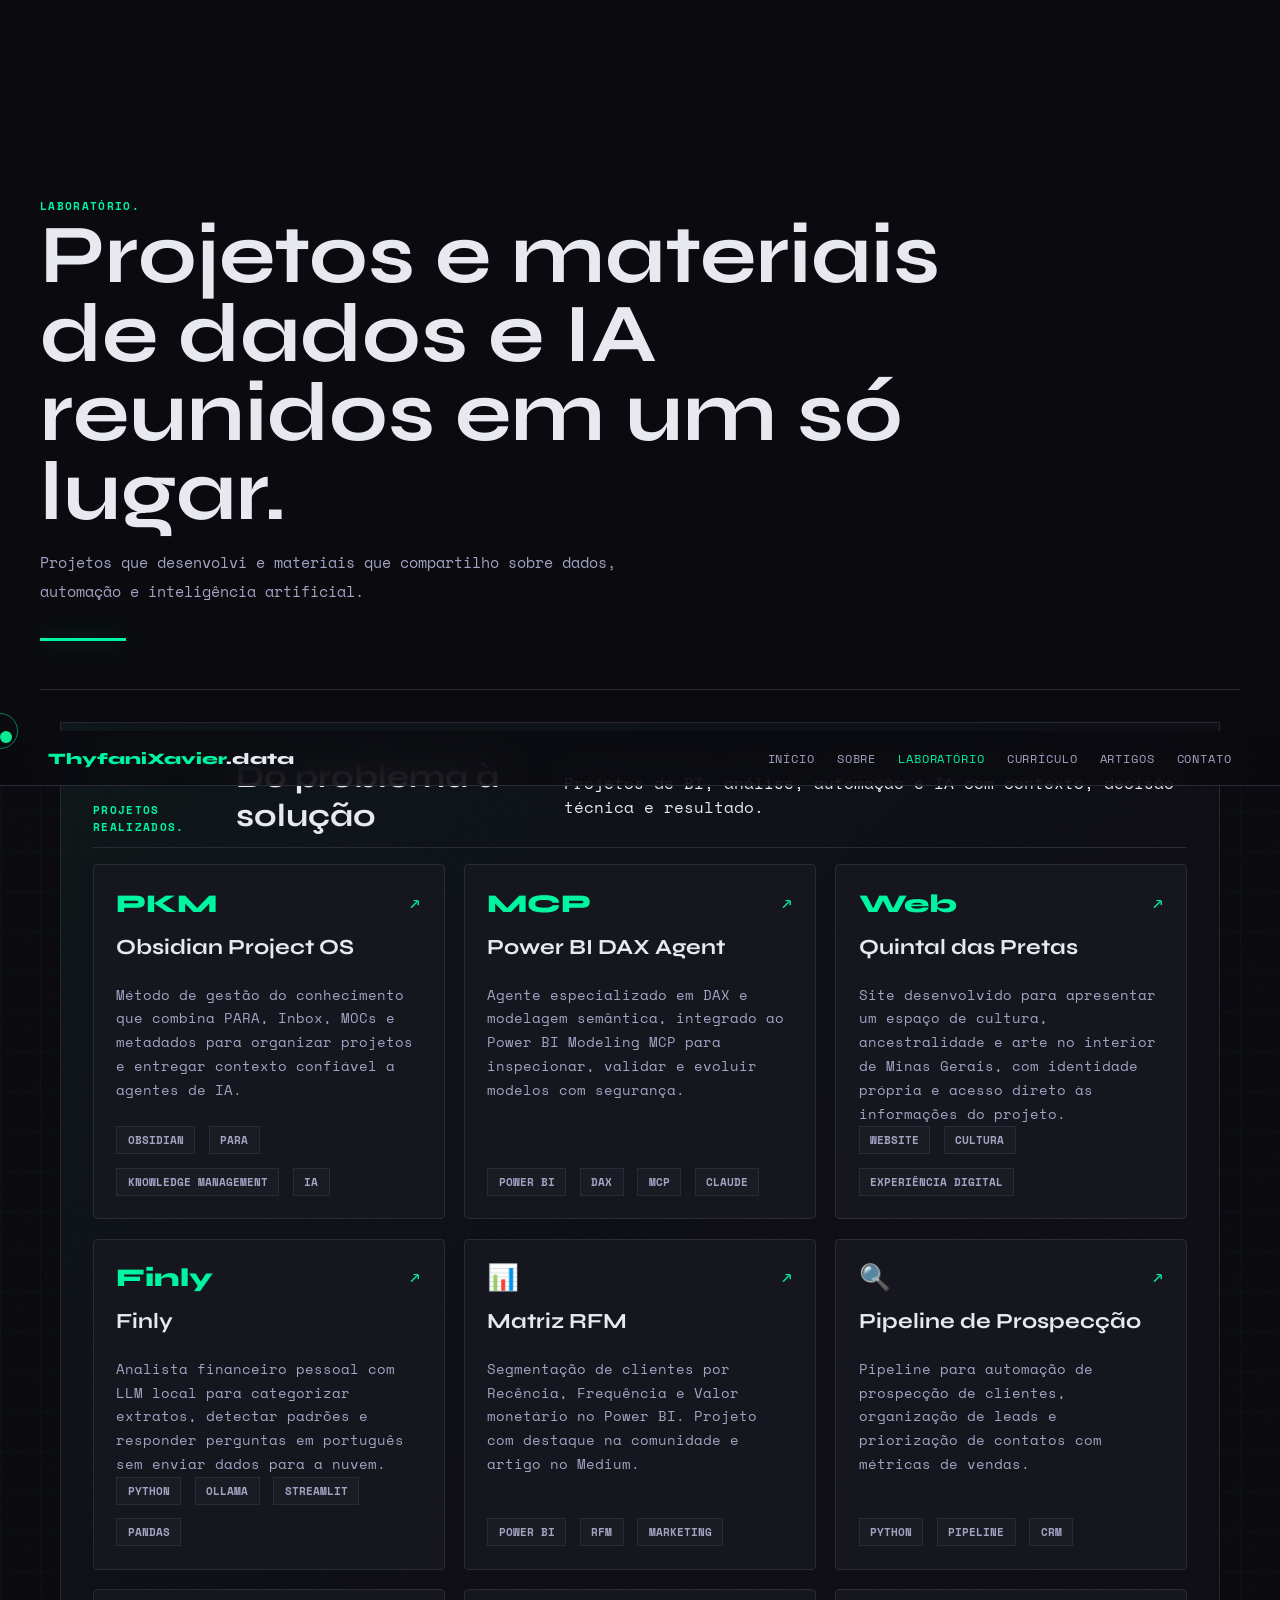
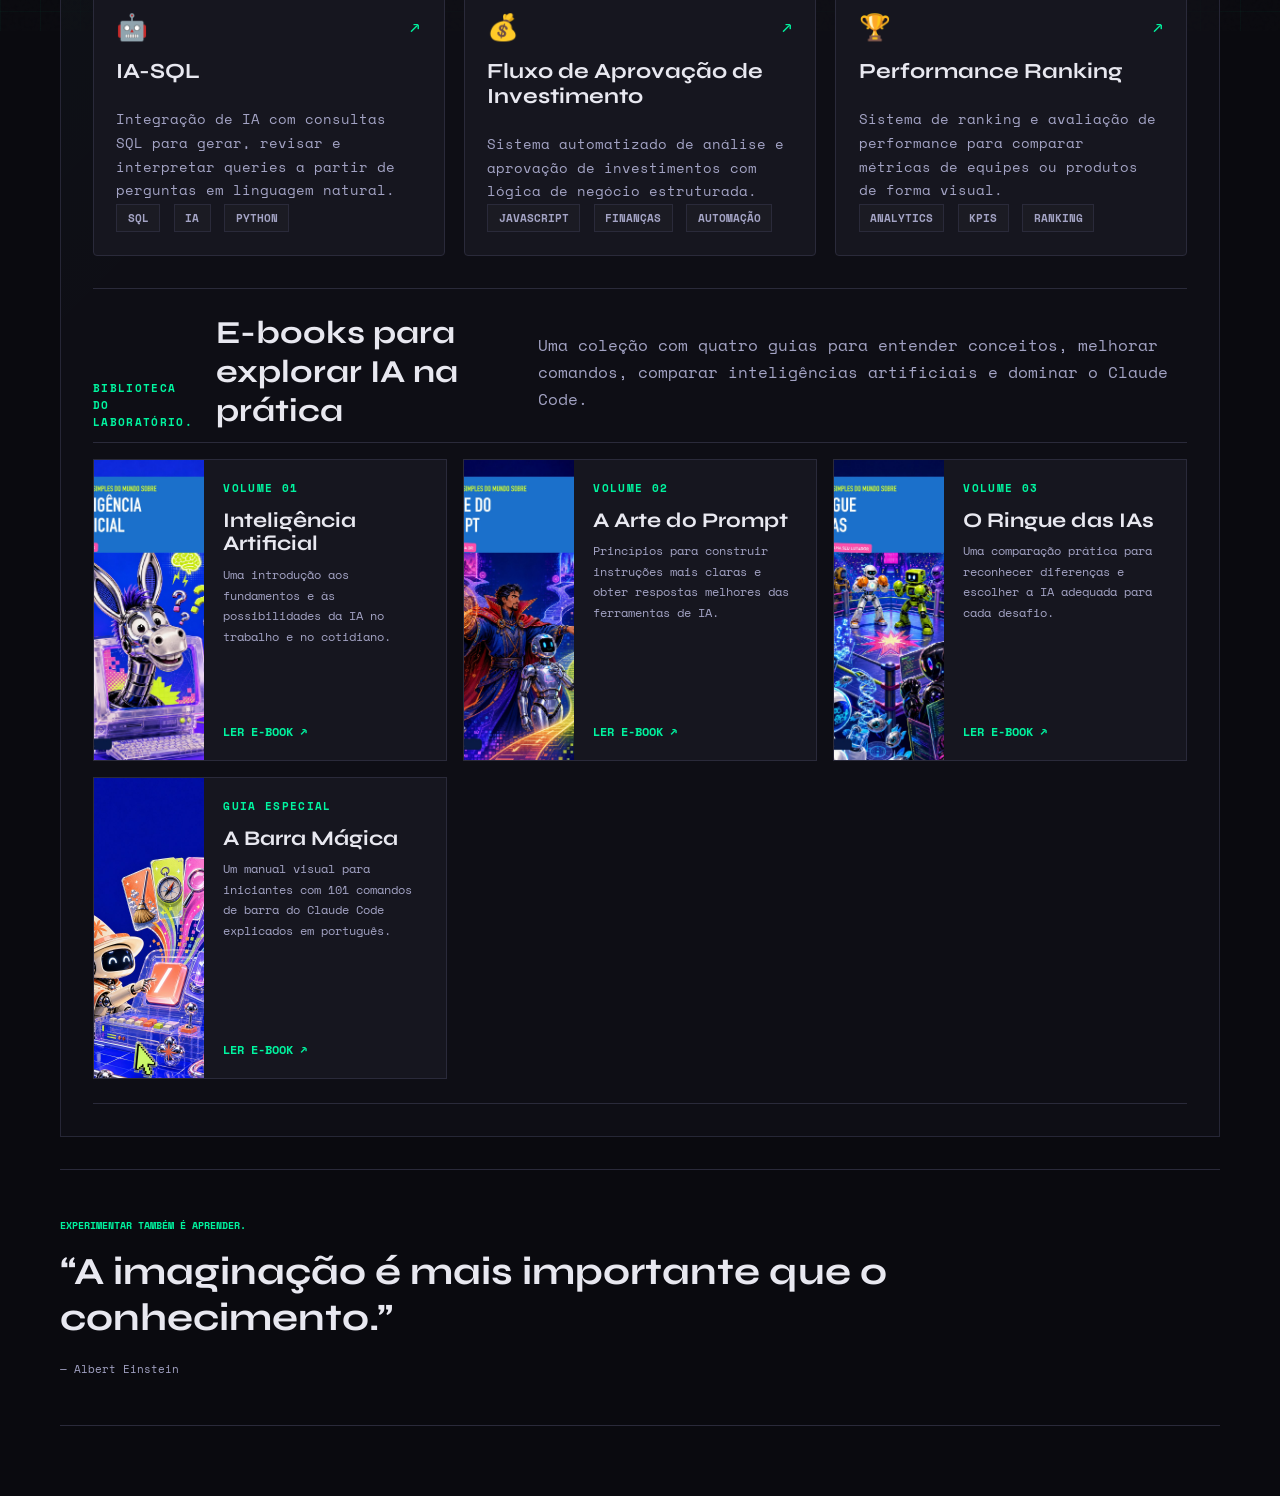
<file: projetos.html>
<!DOCTYPE html>
<html lang="pt-BR">
<head>
  <meta charset="UTF-8" />
  <meta name="viewport" content="width=device-width, initial-scale=1.0" />
  <meta http-equiv="refresh" content="0; url=laboratorio.html#projetos" />
  <link rel="canonical" href="laboratorio.html#projetos" />
  <title>Laboratório — Thyfani Xavier</title>
</head>
<body>
  <p>Os projetos agora estão no <a href="laboratorio.html#projetos">Laboratório</a>.</p>
</body>
</html>
</file>
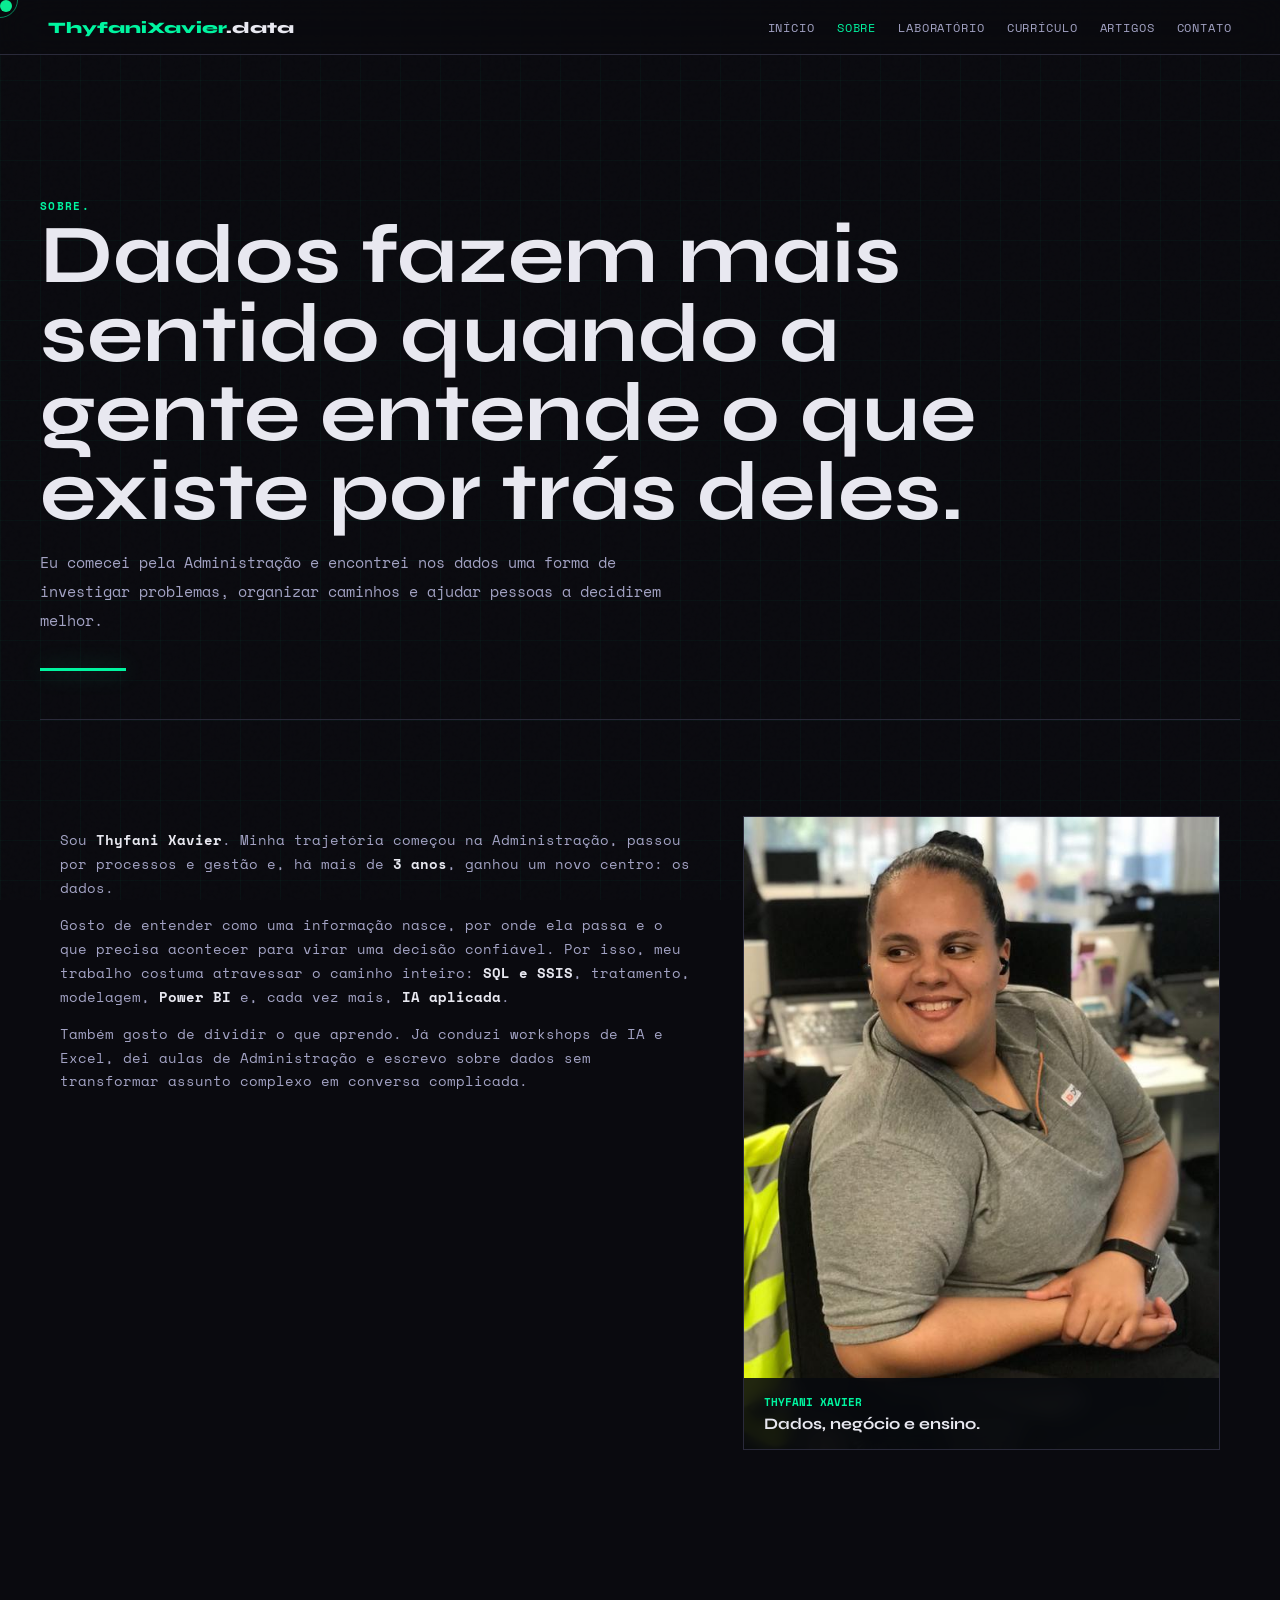
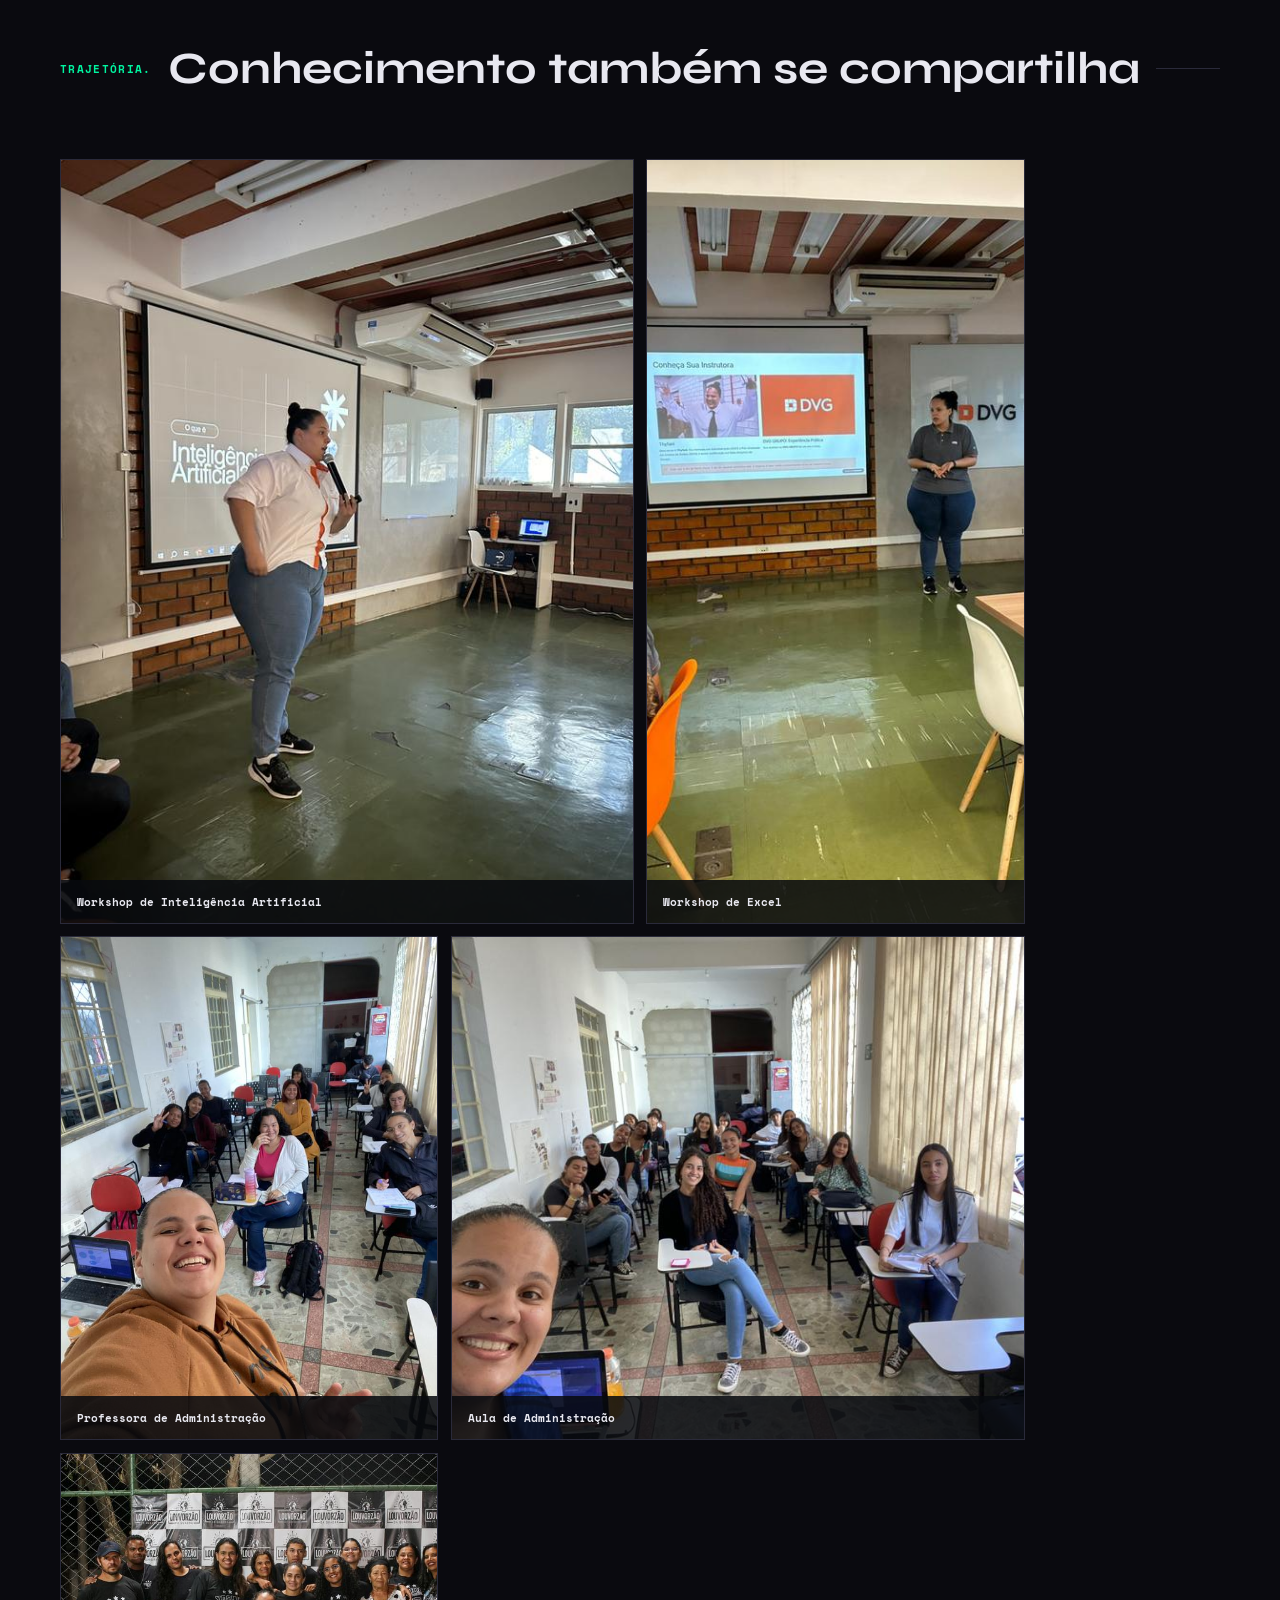
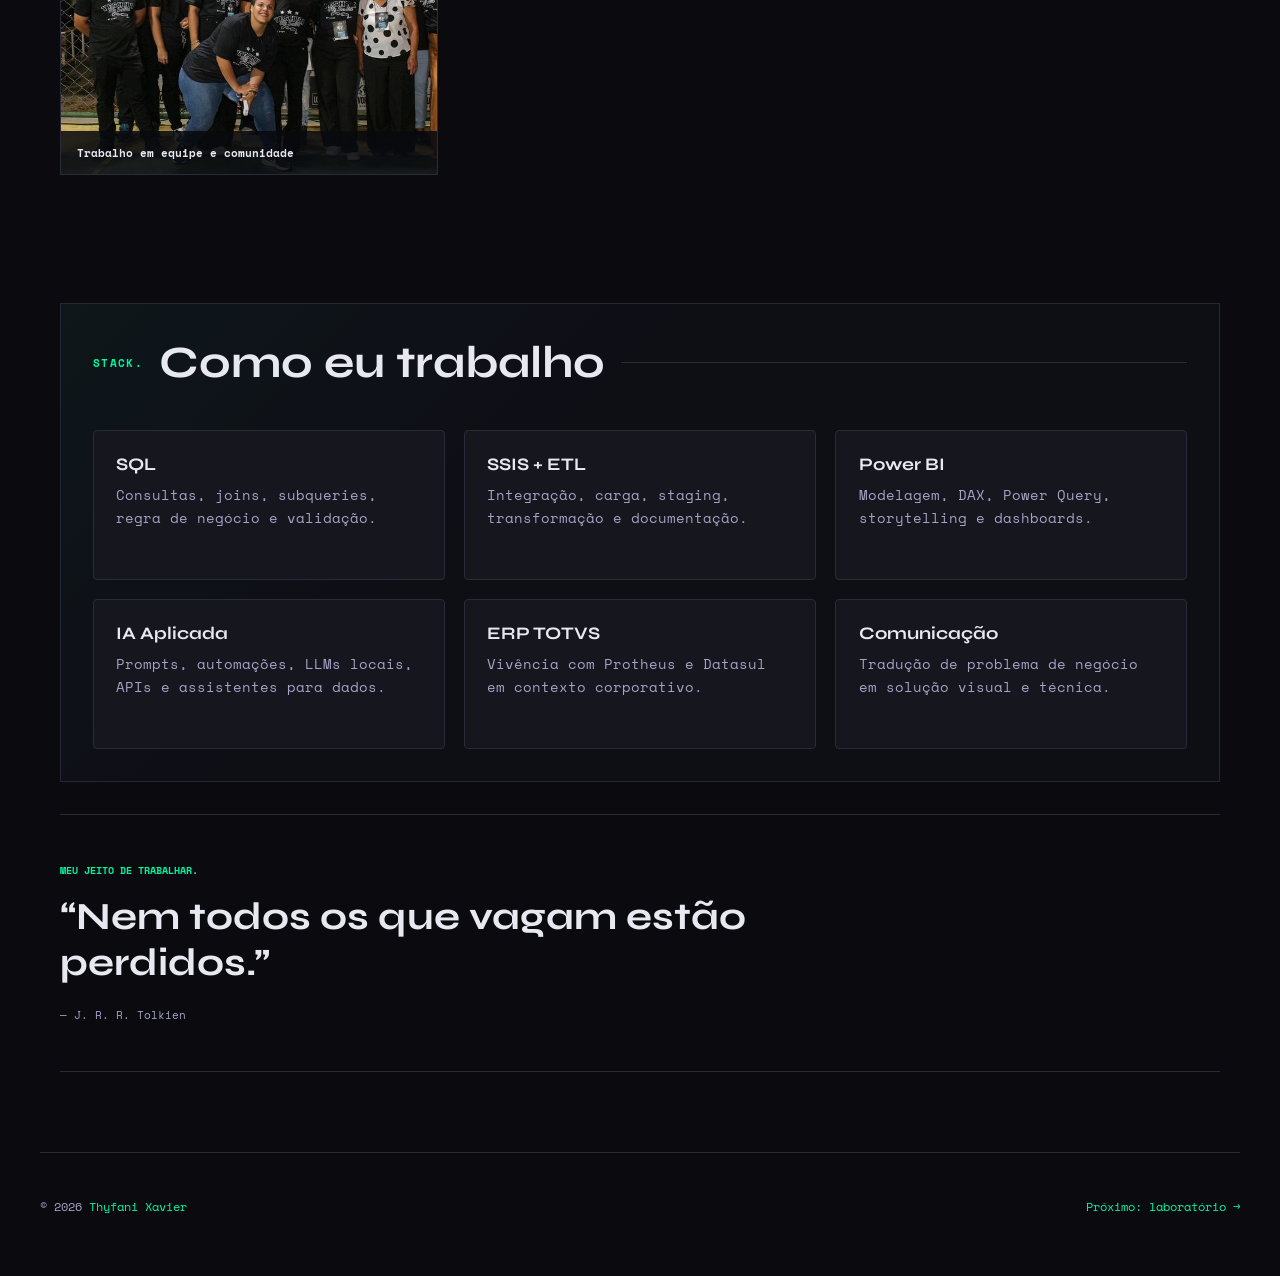
<file: sobre.html>
<!DOCTYPE html>
<html lang="pt-BR">
<head>
  <meta charset="UTF-8" />
  <meta name="viewport" content="width=device-width, initial-scale=1.0" />
  <meta name="description" content="Sobre Thyfani Xavier: analista de dados com experiência em BI, SQL, SSIS, Power BI, ERP TOTVS e IA aplicada." />
  <title>Sobre — Thyfani Xavier</title>
  <link rel="preconnect" href="https://fonts.googleapis.com" />
  <link rel="preconnect" href="https://fonts.gstatic.com" crossorigin />
  <link href="https://fonts.googleapis.com/css2?family=Space+Mono:wght@400;700&family=Syne:wght@400;700;800&display=swap" rel="stylesheet" />
  <link rel="stylesheet" href="assets/styles.css" />
</head>
<body data-page="sobre">
  <div class="cursor" id="cursor"></div>
  <div class="cursor-ring" id="cursorRing"></div>

  <header class="site-nav">
    <a class="nav-logo" href="index.html">ThyfaniXavier<span>.data</span></a>
    <button class="nav-toggle" type="button" aria-expanded="false" aria-controls="navLinks">menu</button>
    <nav class="nav-links" id="navLinks" aria-label="Navegação principal">
      <a data-nav="home" href="index.html">Início</a>
      <a data-nav="sobre" href="sobre.html">Sobre</a>
      <a data-nav="laboratorio" href="laboratorio.html">Laboratório</a>
      <a data-nav="curriculo" href="curriculo.html">Currículo</a>
      <a data-nav="artigos" href="artigos.html">Artigos</a>
      <a data-nav="contato" href="contato.html">Contato</a>
    </nav>
  </header>

  <main class="page-main">
    <section class="page-hero">
      <span class="section-num">sobre.</span>
      <h1>Dados fazem mais sentido quando a gente entende o que existe por trás deles.</h1>
      <p>Eu comecei pela Administração e encontrei nos dados uma forma de investigar problemas, organizar caminhos e ajudar pessoas a decidirem melhor.</p>
    </section>

    <section class="section about-layout">
      <div class="about-copy">
        <p>Sou <strong>Thyfani Xavier</strong>. Minha trajetória começou na Administração, passou por processos e gestão e, há mais de <strong>3 anos</strong>, ganhou um novo centro: os dados.</p>
        <p>Gosto de entender como uma informação nasce, por onde ela passa e o que precisa acontecer para virar uma decisão confiável. Por isso, meu trabalho costuma atravessar o caminho inteiro: <strong>SQL e SSIS</strong>, tratamento, modelagem, <strong>Power BI</strong> e, cada vez mais, <strong>IA aplicada</strong>.</p>
        <p>Também gosto de dividir o que aprendo. Já conduzi workshops de IA e Excel, dei aulas de Administração e escrevo sobre dados sem transformar assunto complexo em conversa complicada.</p>
      </div>
      <aside class="about-profile-photo">
        <img src="assets/sobre/thyfani-xavier.jpg" alt="Thyfani Xavier em seu ambiente de trabalho" />
        <div class="about-photo-caption">
          <span>Thyfani Xavier</span>
          <strong>Dados, negócio e ensino.</strong>
        </div>
      </aside>
    </section>


    <section class="section about-gallery-section">
      <div class="section-header">
        <span class="section-num">trajetória.</span>
        <h2 class="section-title">Conhecimento também se compartilha</h2>
        <div class="section-line"></div>
      </div>
      <div class="about-gallery">
        <figure class="about-gallery-item gallery-wide"><img src="assets/sobre/workshop-ia.jpg" alt="Thyfani apresentando um workshop de inteligência artificial" loading="lazy" /><figcaption>Workshop de Inteligência Artificial</figcaption></figure>
        <figure class="about-gallery-item"><img src="assets/sobre/workshop-excel.jpg" alt="Thyfani conduzindo um workshop de Excel" loading="lazy" /><figcaption>Workshop de Excel</figcaption></figure>
        <figure class="about-gallery-item"><img src="assets/sobre/professora-administracao.jpg" alt="Thyfani com uma turma de Administração" loading="lazy" /><figcaption>Professora de Administração</figcaption></figure>
        <figure class="about-gallery-item gallery-wide"><img src="assets/sobre/aula-administracao.jpg" alt="Registro de uma aula de Administração conduzida por Thyfani" loading="lazy" /><figcaption>Aula de Administração</figcaption></figure>
        <figure class="about-gallery-item"><img src="assets/sobre/atividade-comunitaria.jpg" alt="Thyfani com equipe em uma atividade comunitária" loading="lazy" /><figcaption>Trabalho em equipe e comunidade</figcaption></figure>
      </div>
    </section>
    <section class="section section-panel">
      <div class="section-header">
        <span class="section-num">stack.</span>
        <h2 class="section-title">Como eu trabalho</h2>
        <div class="section-line"></div>
      </div>
      <div class="skills-grid">
        <div class="skill-item"><strong>SQL</strong><span>Consultas, joins, subqueries, regra de negócio e validação.</span></div>
        <div class="skill-item"><strong>SSIS + ETL</strong><span>Integração, carga, staging, transformação e documentação.</span></div>
        <div class="skill-item"><strong>Power BI</strong><span>Modelagem, DAX, Power Query, storytelling e dashboards.</span></div>
        <div class="skill-item"><strong>IA Aplicada</strong><span>Prompts, automações, LLMs locais, APIs e assistentes para dados.</span></div>
        <div class="skill-item"><strong>ERP TOTVS</strong><span>Vivência com Protheus e Datasul em contexto corporativo.</span></div>
        <div class="skill-item"><strong>Comunicação</strong><span>Tradução de problema de negócio em solução visual e técnica.</span></div>
      </div>
    </section>
    <section class="page-thought"><span>meu jeito de trabalhar.</span><blockquote>“Nem todos os que vagam estão perdidos.”</blockquote><cite>— J. R. R. Tolkien</cite></section>
</main>

  <footer class="site-footer">
    <p>© 2026 <span class="accent">Thyfani Xavier</span></p>
    <p><a href="laboratorio.html#projetos">Próximo: laboratório →</a></p>
  </footer>

  <script src="assets/site.js"></script>
</body>
</html>
</file>
<file: assets/styles.css>
:root {
  --bg: #0a0a0f;
  --surface: #111118;
  --card: #16161f;
  --border: #2a2a3a;
  --accent: #00f5a0;
  --accent2: #7b5ea7;
  --accent3: #ff6b6b;
  --text: #e8e8f0;
  --muted: #a3a3c4;
  --muted-2: #74749a;
  --glow: rgba(0, 245, 160, 0.16);
}

* {
  box-sizing: border-box;
}

html {
  scroll-behavior: smooth;
}

body {
  min-height: 100vh;
  margin: 0;
  overflow-x: hidden;
  background: var(--bg);
  color: var(--text);
  font-family: "Space Mono", monospace;
  cursor: none;
}

body::before {
  content: "";
  position: fixed;
  inset: 0;
  z-index: 0;
  pointer-events: none;
  background-image:
    linear-gradient(rgba(0,245,160,0.035) 1px, transparent 1px),
    linear-gradient(90deg, rgba(0,245,160,0.035) 1px, transparent 1px);
  background-size: 40px 40px;
}

body::after {
  content: "";
  position: fixed;
  inset: 0;
  z-index: 0;
  pointer-events: none;
  background-image: url("data:image/svg+xml,%3Csvg viewBox='0 0 256 256' xmlns='http://www.w3.org/2000/svg'%3E%3Cfilter id='noise'%3E%3CfeTurbulence type='fractalNoise' baseFrequency='0.9' numOctaves='4' stitchTiles='stitch'/%3E%3C/filter%3E%3Crect width='100%25' height='100%25' filter='url(%23noise)' opacity='0.04'/%3E%3C/svg%3E");
  opacity: 0.4;
}

a {
  color: inherit;
  text-decoration: none;
  cursor: none;
}

img {
  max-width: 100%;
  display: block;
}

main,
.site-nav,
.site-footer {
  position: relative;
  z-index: 1;
}

.cursor,
.cursor-ring {
  position: fixed;
  z-index: 9999;
  pointer-events: none;
}

.cursor {
  width: 12px;
  height: 12px;
  background: var(--accent);
  border-radius: 50%;
  mix-blend-mode: difference;
}

.cursor-ring {
  width: 36px;
  height: 36px;
  border: 1px solid var(--accent);
  border-radius: 50%;
  opacity: 0.5;
  transition: transform 0.15s ease, opacity 0.15s ease;
}

.site-nav {
  position: fixed;
  top: 0;
  left: 0;
  right: 0;
  z-index: 50;
  display: flex;
  align-items: center;
  justify-content: space-between;
  gap: 1.5rem;
  padding: 1.1rem 3rem;
  border-bottom: 1px solid var(--border);
  background: rgba(10, 10, 15, 0.82);
  backdrop-filter: blur(20px);
}

.nav-logo {
  font-family: "Syne", sans-serif;
  font-weight: 800;
  color: var(--accent);
}

.nav-logo span {
  color: var(--text);
}

.nav-links {
  display: flex;
  align-items: center;
  gap: 1.35rem;
}

.nav-links a {
  color: var(--muted);
  font-size: 0.72rem;
  letter-spacing: 0.08em;
  text-transform: uppercase;
}

.nav-links a:hover,
.nav-links a.active {
  color: var(--accent);
}

.nav-toggle {
  display: none;
  border: 1px solid var(--border);
  background: var(--card);
  color: var(--accent);
  padding: 0.55rem 0.75rem;
  font-family: "Space Mono", monospace;
  text-transform: uppercase;
}

.hero,
.page-main,
.section,
.site-footer {
  width: min(1200px, calc(100% - 40px));
  margin: 0 auto;
}

.hero {
  min-height: 100vh;
  display: grid;
  grid-template-columns: minmax(0, 1fr) minmax(280px, 390px);
  gap: 3rem;
  align-items: center;
  padding: 8rem 0 4rem;
  position: relative;
}

.hero-content {
  position: relative;
  z-index: 1;
}

.hero-blob,
.hero-blob2 {
  position: absolute;
  pointer-events: none;
  border-radius: 50%;
  animation: pulse 7s ease-in-out infinite;
}

.hero-blob {
  width: 600px;
  height: 600px;
  top: -100px;
  right: 150px;
  background: radial-gradient(circle, rgba(0,245,160,0.09) 0%, transparent 70%);
}

.hero-blob2 {
  width: 380px;
  height: 380px;
  bottom: 60px;
  left: 220px;
  background: radial-gradient(circle, rgba(123,94,167,0.12) 0%, transparent 70%);
  animation-direction: reverse;
}

@keyframes pulse {
  0%, 100% { transform: scale(1); opacity: 1; }
  50% { transform: scale(1.08); opacity: 0.7; }
}

.hero-tag,
.section-num,
.badge {
  display: inline-flex;
  width: fit-content;
  color: var(--accent);
  font-size: 0.7rem;
  font-weight: 700;
  letter-spacing: 0.12em;
  text-transform: uppercase;
}

.hero-tag {
  align-items: center;
  gap: 0.5rem;
  padding: 0.4rem 1rem;
  margin-bottom: 2rem;
  border: 1px solid rgba(0,245,160,0.3);
  background: rgba(0,245,160,0.1);
}

.hero-tag::before {
  content: "";
  width: 6px;
  height: 6px;
  border-radius: 50%;
  background: var(--accent);
}

h1,
h2,
h3 {
  font-family: "Syne", sans-serif;
}

h1 {
  margin: 0 0 1.5rem;
  font-size: clamp(3rem, 8vw, 6.5rem);
  line-height: 0.95;
}

h1 .outline,
.contact-hero h1 span {
  -webkit-text-stroke: 1px var(--accent);
  color: transparent;
}

h1 .highlight,
.accent {
  color: var(--accent);
}

.hero-desc,
.page-hero p,
.large-copy {
  max-width: 650px;
  color: var(--muted);
  font-size: 0.96rem;
  line-height: 1.9;
}

.hero-desc strong,
.page-hero strong,
.about-copy strong {
  color: var(--text);
}

.hero-cta,
.tag-row,
.social-grid {
  display: flex;
  flex-wrap: wrap;
  gap: 0.85rem;
}

.btn-primary,
.btn-ghost {
  display: inline-flex;
  align-items: center;
  justify-content: center;
  min-height: 44px;
  padding: 0.85rem 1.35rem;
  font-family: "Space Mono", monospace;
  font-size: 0.78rem;
  font-weight: 700;
  letter-spacing: 0.04em;
  transition: transform 0.2s, box-shadow 0.2s, border-color 0.2s;
}

.btn-primary {
  border: 1px solid var(--accent);
  background: var(--accent);
  color: var(--bg);
}

.btn-ghost {
  border: 1px solid var(--border);
  color: var(--text);
  background: rgba(22, 22, 31, 0.65);
}

.btn-primary:hover,
.btn-ghost:hover {
  transform: translateY(-2px);
  box-shadow: 0 10px 30px rgba(0,245,160,0.14);
}

.hero-card,
.profile-panel,
.terminal-panel,
.route-card,
.project-card,
.lab-card,
.timeline-item,
.side-list article,
.article-card,
.social-grid a,
.skill-item {
  border: 1px solid var(--border);
  background: var(--card);
}

.hero-card {
  overflow: hidden;
  box-shadow: 0 20px 80px rgba(0,0,0,0.32);
}

.data-visual {
  min-height: 330px;
  padding: 1.4rem;
  display: grid;
  align-content: space-between;
  gap: 1.4rem;
  background:
    linear-gradient(135deg, rgba(0,245,160,0.15), transparent 48%),
    linear-gradient(90deg, rgba(255,255,255,0.05) 1px, transparent 1px),
    linear-gradient(0deg, rgba(255,255,255,0.05) 1px, transparent 1px),
    #10141d;
  background-size: auto, 28px 28px, 28px 28px, auto;
}

.data-visual-top,
.flow-row {
  display: flex;
  justify-content: space-between;
  align-items: center;
  gap: 0.8rem;
}

.data-visual-top span,
.data-note {
  color: var(--muted);
  font-size: 0.7rem;
  letter-spacing: 0.08em;
  text-transform: uppercase;
}

.data-visual-top strong {
  color: var(--accent);
  font-family: "Syne", sans-serif;
  font-size: 2rem;
}

.flow-row span {
  min-width: 62px;
  padding: 0.55rem 0.65rem;
  border: 1px solid rgba(0,245,160,0.35);
  background: rgba(0,245,160,0.07);
  color: var(--text);
  font-size: 0.72rem;
  text-align: center;
}

.flow-row i {
  height: 1px;
  flex: 1;
  background: var(--accent);
  opacity: 0.55;
}

.mini-chart {
  height: 118px;
  display: flex;
  align-items: end;
  gap: 0.75rem;
  padding: 1rem;
  border: 1px solid rgba(255,255,255,0.08);
  background: rgba(0,0,0,0.22);
}

.mini-chart span {
  flex: 1;
  min-width: 22px;
  background: linear-gradient(180deg, var(--accent), rgba(123,94,167,0.95));
  box-shadow: 0 0 24px rgba(0,245,160,0.18);
}

.about-profile-photo { position: relative; min-height: 560px; overflow: hidden; border: 1px solid var(--border); background: var(--card); }
.about-profile-photo img { width: 100%; height: 100%; min-height: 560px; object-fit: cover; object-position: center; }
.about-photo-caption { position: absolute; right: 0; bottom: 0; left: 0; display: grid; gap: 0.25rem; padding: 1rem 1.2rem; background: rgba(7, 10, 14, 0.88); backdrop-filter: blur(8px); }
.about-photo-caption span { color: var(--accent); font-size: 0.68rem; font-weight: 700; text-transform: uppercase; }
.about-photo-caption strong { font-family: "Syne", sans-serif; }
.about-gallery-section { display: grid; gap: 1.4rem; }
.about-gallery { display: grid; grid-template-columns: repeat(6, minmax(0, 1fr)); gap: 0.8rem; }
.about-gallery-item { grid-column: span 2; position: relative; min-height: 320px; margin: 0; overflow: hidden; border: 1px solid var(--border); background: var(--card); }
.about-gallery-item.gallery-wide { grid-column: span 3; }
.about-gallery-item img { width: 100%; height: 100%; min-height: 320px; object-fit: cover; transition: transform 220ms ease; }
.about-gallery-item:hover img { transform: scale(1.02); }
.about-gallery-item figcaption { position: absolute; right: 0; bottom: 0; left: 0; padding: 0.8rem 1rem; color: var(--text); background: rgba(7, 10, 14, 0.86); font-size: 0.7rem; font-weight: 700; }
.identity-panel {
  padding: 1.4rem;
  position: sticky;
  top: 6.5rem;
}

.identity-mark {
  width: 86px;
  height: 86px;
  display: grid;
  place-items: center;
  margin-bottom: 1.5rem;
  border: 1px solid rgba(0,245,160,0.45);
  background:
    linear-gradient(135deg, rgba(0,245,160,0.18), transparent),
    var(--surface);
  color: var(--accent);
  font-family: "Syne", sans-serif;
  font-size: 2.1rem;
  font-weight: 800;
}

.identity-copy span {
  color: var(--accent);
  font-size: 0.7rem;
  font-weight: 700;
  letter-spacing: 0.1em;
  text-transform: uppercase;
}

.identity-copy h2 {
  margin: 0.55rem 0 0.8rem;
  font-size: 1.65rem;
  line-height: 1.08;
}

.identity-list {
  display: grid;
  gap: 0.75rem;
  margin-top: 1.5rem;
}

.identity-list div {
  display: flex;
  justify-content: space-between;
  gap: 1rem;
  padding-top: 0.75rem;
  border-top: 1px solid var(--border);
}

.identity-list strong {
  color: var(--text);
  font-size: 0.78rem;
}

.identity-list span {
  color: var(--muted);
  font-size: 0.75rem;
  text-align: right;
}

.hero-card-body,
.profile-panel .photo-caption {
  padding: 1.2rem;
}

.hero-card-body span,
.photo-caption span,
.timeline-item span,
.side-list span,
.article-card span {
  color: var(--accent);
  font-size: 0.68rem;
  font-weight: 700;
  letter-spacing: 0.1em;
  text-transform: uppercase;
}

.hero-card-body strong {
  display: block;
  margin: 0.45rem 0;
  font-family: "Syne", sans-serif;
}

.hero-card-body p,
.route-card p,
.project-card p,
.lab-card p,
.timeline-item p,
.side-list p,
.article-card p,
.about-copy p,
.photo-caption p {
  color: var(--muted);
  line-height: 1.75;
  font-size: 0.85rem;
}

.ticker {
  width: 100%;
  overflow: hidden;
  background: var(--accent);
  padding: 0.65rem 0;
}

.ticker-inner {
  display: flex;
  width: max-content;
  animation: ticker 26s linear infinite;
}

.ticker span {
  color: var(--bg);
  font-size: 0.72rem;
  font-weight: 700;
  letter-spacing: 0.1em;
  text-transform: uppercase;
  margin-right: 2.5rem;
}

@keyframes ticker {
  from { transform: translateX(0); }
  to { transform: translateX(-50%); }
}

.section {
  padding: 6rem 0;
}

.section-panel {
  padding: 2rem;
  margin-top: 2rem;
  margin-bottom: 2rem;
  border: 1px solid rgba(42,42,58,0.9);
  background:
    linear-gradient(135deg, rgba(0,245,160,0.035), transparent 40%),
    rgba(17,17,24,0.72);
}

.soft-panel {
  background:
    linear-gradient(135deg, rgba(123,94,167,0.08), transparent 50%),
    rgba(17,17,24,0.58);
}

.page-main {
  padding-top: 7rem;
}

.page-hero {
  padding: 5rem 0 3rem;
  border-bottom: 1px solid var(--border);
  position: relative;
}

.page-hero h1 {
  max-width: 980px;
  font-size: clamp(2.4rem, 7vw, 5.2rem);
  margin-bottom: 1rem;
}

.page-hero::after {
  content: "";
  display: block;
  width: 86px;
  height: 3px;
  margin-top: 2rem;
  background: var(--accent);
  box-shadow: 0 0 22px rgba(0,245,160,0.35);
}

.section-header {
  display: flex;
  align-items: center;
  gap: 1rem;
  margin-bottom: 2.6rem;
}

.section-header.compact {
  display: block;
  margin-bottom: 1.5rem;
}

.section-title {
  margin: 0;
  font-size: clamp(1.8rem, 4vw, 2.8rem);
}

.section-line {
  flex: 1;
  height: 1px;
  background: var(--border);
}

.route-grid,
.project-grid,
.lab-grid,
.skills-grid {
  display: grid;
  grid-template-columns: repeat(3, minmax(0, 1fr));
  gap: 1.2rem;
}

.route-card,
.project-card,
.lab-card,
.skill-item {
  min-height: 210px;
  padding: 1.4rem;
  display: flex;
  flex-direction: column;
  transition: transform 0.25s, border-color 0.25s, box-shadow 0.25s;
}

.route-card:hover,
.project-card:hover,
.lab-card:hover,
.article-card:hover,
.social-grid a:hover {
  transform: translateY(-4px);
  border-color: rgba(0,245,160,0.45);
  box-shadow: 0 16px 45px rgba(0,0,0,0.24);
}

.route-card span,
.project-top span,
.lab-icon {
  color: var(--accent);
  font-family: "Syne", sans-serif;
  font-weight: 800;
  font-size: 1.6rem;
}

.route-card h3,
.project-card h2,
.lab-card h2,
.article-card h2 {
  margin: 1rem 0 0.65rem;
  font-size: 1.35rem;
  line-height: 1.15;
}

.route-card p,
.project-card p,
.lab-card p {
  margin-bottom: auto;
}

.route-card-featured {
  background:
    linear-gradient(135deg, rgba(0,245,160,0.13), transparent 60%),
    var(--card);
  border-color: rgba(0,245,160,0.45);
}

.split-section,
.about-layout,
.cv-grid {
  display: grid;
  grid-template-columns: minmax(0, 1fr) minmax(280px, 0.75fr);
  gap: 3rem;
  align-items: start;
}

.terminal-panel {
  overflow: hidden;
}

.terminal-top {
  display: flex;
  gap: 0.45rem;
  padding: 0.8rem;
  border-bottom: 1px solid var(--border);
}

.terminal-top span {
  width: 10px;
  height: 10px;
  border-radius: 50%;
  background: var(--accent3);
}

.terminal-top span:nth-child(2) { background: #ffd166; }
.terminal-top span:nth-child(3) { background: var(--accent); }

pre {
  margin: 0;
  padding: 1.5rem;
  overflow: auto;
  color: var(--accent);
  font: 0.86rem/1.7 "Space Mono", monospace;
}

.quote-box {
  margin-top: 2rem;
  padding: 1.4rem 1.6rem;
  border-left: 3px solid var(--accent);
  background: var(--card);
  color: var(--muted);
  font-style: italic;
}

.quote-box cite {
  display: block;
  margin-top: 0.6rem;
  color: var(--accent);
  font-style: normal;
  font-size: 0.75rem;
}

.skill-item {
  min-height: 150px;
}

.skill-item strong {
  display: block;
  margin-bottom: 0.6rem;
  color: var(--text);
  font-family: "Syne", sans-serif;
  font-size: 1.1rem;
}

.skill-item span {
  color: var(--muted);
  font-size: 0.85rem;
  line-height: 1.65;
}

.featured-project {
  display: grid;
  grid-template-columns: minmax(0, 1fr) minmax(280px, 0.6fr);
  gap: 2rem;
  padding: 2rem;
  border: 1px solid rgba(0,245,160,0.45);
  background:
    linear-gradient(135deg, rgba(0,245,160,0.09), transparent 65%),
    var(--card);
}

.featured-project,
.project-card,
.lab-card,
.route-card,
.timeline-item,
.side-list article,
.article-card,
.skill-item {
  border-radius: 4px;
}

.featured-title {
  color: var(--accent);
  font-family: "Syne", sans-serif;
  font-size: clamp(2rem, 5vw, 3.3rem);
  font-weight: 800;
}

.featured-subtitle {
  color: var(--muted);
  line-height: 1.8;
}

.insights-list {
  display: grid;
  gap: 0.7rem;
  margin-top: 1.4rem;
}

.insights-list div {
  padding-left: 1rem;
  border-left: 2px solid var(--accent);
  color: var(--muted);
  font-size: 0.85rem;
}

.insights-list strong {
  color: var(--text);
}

.tag-row span {
  display: inline-flex;
  align-items: center;
  min-height: 28px;
  padding: 0 0.65rem;
  border: 1px solid var(--border);
  color: var(--muted);
  background: rgba(255,255,255,0.02);
  font-size: 0.68rem;
  font-weight: 700;
  text-transform: uppercase;
}

.stat-grid {
  display: grid;
  grid-template-columns: repeat(2, 1fr);
  gap: 0.8rem;
}

.stat-grid div,
.stat-link {
  padding: 1rem;
  border: 1px solid var(--border);
  background: rgba(0,0,0,0.18);
}

.stat-grid strong {
  display: block;
  color: var(--accent);
  font-family: "Syne", sans-serif;
  font-size: 2rem;
}

.stat-grid span {
  color: var(--muted);
  font-size: 0.7rem;
}

.stat-link {
  grid-column: 1 / -1;
}

.project-top {
  display: flex;
  align-items: center;
  justify-content: space-between;
}

.project-top a {
  color: var(--accent);
  font-size: 1.2rem;
}

.lab-card.active {
  border-color: rgba(0,245,160,0.55);
  background:
    linear-gradient(135deg, rgba(0,245,160,0.11), transparent 70%),
    var(--card);
}

.lab-board {
  display: grid;
  gap: 2rem;
}

.lab-featured {
  display: grid;
  grid-template-columns: minmax(0, 1fr) minmax(240px, 0.38fr);
  gap: 1.5rem;
  align-items: stretch;
  padding: 1.6rem;
  border: 1px solid rgba(0,245,160,0.45);
  border-radius: 4px;
  background:
    linear-gradient(135deg, rgba(0,245,160,0.11), transparent 62%),
    var(--card);
}

.lab-featured h2 {
  max-width: 780px;
  margin: 0.8rem 0;
  font-size: clamp(2rem, 5vw, 3.4rem);
  line-height: 1.02;
}

.lab-featured p,
.lab-status-panel p {
  color: var(--muted);
  line-height: 1.75;
}

.lab-status-panel {
  display: grid;
  align-content: end;
  gap: 0.65rem;
  padding: 1.2rem;
  border: 1px solid var(--border);
  background: rgba(0,0,0,0.22);
}

.lab-status-panel span {
  color: var(--accent);
  font-size: 0.68rem;
  font-weight: 700;
  letter-spacing: 0.1em;
  text-transform: uppercase;
}

.lab-status-panel strong {
  font-family: "Syne", sans-serif;
  font-size: 1.7rem;
}

.lab-status-panel p {
  margin: 0;
  font-size: 0.82rem;
}

.lab-flow {
  display: grid;
  grid-template-columns: auto 1fr auto 1fr auto 1fr auto;
  gap: 0.8rem;
  align-items: center;
  padding: 1rem;
  border: 1px solid var(--border);
  background: rgba(0,0,0,0.18);
}

.lab-flow div {
  min-width: 122px;
}

.lab-flow strong {
  display: block;
  color: var(--accent);
  font-family: "Syne", sans-serif;
  font-size: 1.15rem;
}

.lab-flow span {
  color: var(--muted);
  font-size: 0.68rem;
  letter-spacing: 0.08em;
  text-transform: uppercase;
}

.lab-flow i {
  height: 1px;
  background: var(--border);
}

.lab-section {
  display: grid;
  gap: 1rem;
}

.lab-grid.compact {
  grid-template-columns: repeat(4, minmax(0, 1fr));
}

.lab-grid.compact .lab-card {
  min-height: 230px;
}

.ebook-section { padding: 1.5rem 0; border-top: 1px solid var(--border); border-bottom: 1px solid var(--border); }
.ebook-section .library-heading p { max-width: 720px; color: var(--muted); line-height: 1.7; }
.ebook-grid { display: grid; grid-template-columns: repeat(3, minmax(0, 1fr)); gap: 1rem; }
.ebook-card { display: grid; grid-template-columns: minmax(110px, 0.42fr) minmax(0, 1fr); min-height: 300px; overflow: hidden; border: 1px solid var(--border); background: var(--card); }
.ebook-cover { display: block; min-height: 100%; overflow: hidden; background: #080b0f; }
.ebook-cover img { width: 100%; height: 100%; min-height: 300px; object-fit: cover; object-position: center; transition: transform 220ms ease; }
.ebook-card:hover .ebook-cover img { transform: scale(1.025); }
.ebook-content { display: flex; min-width: 0; flex-direction: column; align-items: flex-start; padding: 1.2rem; }
.ebook-content h3 { margin: 0.8rem 0 0.55rem; font-family: "Syne", sans-serif; font-size: 1.3rem; line-height: 1.15; }
.ebook-content p { margin: 0; color: var(--muted); font-size: 0.78rem; line-height: 1.65; }
.ebook-link { margin-top: auto; padding-top: 1rem; color: var(--accent); font-size: 0.76rem; font-weight: 700; text-transform: uppercase; }
.ebook-link:hover { color: var(--text); }
.timeline,
.side-list,
.article-list {
  display: grid;
  gap: 1rem;
}

.timeline-item,
.side-list article,
.article-card {
  padding: 1.3rem;
}

.timeline-item h3,
.side-list h3 {
  margin: 0.45rem 0 0.15rem;
}

.timeline-item strong {
  display: block;
  color: var(--text);
  font-size: 0.78rem;
  margin-bottom: 0.5rem;
}

.cv-summary {
  display: grid;
  gap: 1rem;
  margin-bottom: 2rem;
  padding: 1.6rem;
  border: 1px solid rgba(0,245,160,0.42);
  border-radius: 4px;
  background:
    linear-gradient(135deg, rgba(0,245,160,0.09), transparent 62%),
    var(--card);
}

.cv-overview .cv-summary {
  margin-bottom: 0;
}

.cv-summary h2 {
  max-width: 760px;
  margin: 0;
  font-size: clamp(1.7rem, 4vw, 2.8rem);
  line-height: 1.08;
}

.cv-summary p {
  max-width: 820px;
  margin: 0;
  color: var(--muted);
  font-size: 0.9rem;
  line-height: 1.8;
}

.cv-highlights {
  display: grid;
  grid-template-columns: repeat(3, minmax(0, 1fr));
  gap: 0.8rem;
  margin-top: 0.3rem;
}

.cv-highlights div {
  min-height: 92px;
  padding: 1rem;
  border: 1px solid var(--border);
  background: rgba(0,0,0,0.2);
}

.cv-highlights strong {
  display: block;
  color: var(--accent);
  font-family: "Syne", sans-serif;
  font-size: 1.35rem;
  line-height: 1.1;
}

.cv-highlights span {
  display: block;
  margin-top: 0.55rem;
  color: var(--muted);
  font-size: 0.74rem;
  line-height: 1.5;
}

.cv-main .timeline {
  grid-template-columns: 1fr;
}

.cv-skill-grid {
  display: grid;
  grid-template-columns: repeat(4, minmax(0, 1fr));
  gap: 1rem;
}

.credential-grid {
  display: grid;
  grid-template-columns: repeat(2, minmax(0, 1fr));
  gap: 2rem;
}

.public-section {
  background:
    linear-gradient(135deg, rgba(123,94,167,0.08), transparent 54%),
    rgba(17,17,24,0.72);
}

.public-grid {
  display: grid;
  grid-template-columns: repeat(3, minmax(0, 1fr));
  gap: 1rem;
}

.public-list a {
  display: block;
  padding: 1.3rem;
  border: 1px solid var(--border);
  border-radius: 4px;
  background: var(--card);
  transition: transform 0.25s, border-color 0.25s, box-shadow 0.25s;
}

.public-list a:hover {
  transform: translateY(-4px);
  border-color: rgba(0,245,160,0.45);
  box-shadow: 0 16px 45px rgba(0,0,0,0.24);
}

.public-list span {
  color: var(--accent);
  font-size: 0.68rem;
  font-weight: 700;
  letter-spacing: 0.1em;
  text-transform: uppercase;
}

.public-list h3 {
  margin: 0.55rem 0 0.45rem;
}

.public-list p {
  margin: 0;
  color: var(--muted);
  font-size: 0.82rem;
  line-height: 1.65;
}

.push-top {
  margin-top: 3rem;
}

.article-list {
  grid-template-columns: 1fr;
}

.article-card {
  display: grid;
  grid-template-columns: minmax(0, 1fr) auto;
  gap: 0.5rem 2rem;
  align-items: center;
}

.article-card h2,
.article-card p {
  grid-column: 1 / 2;
}

.article-card strong {
  grid-row: 1 / span 3;
  grid-column: 2 / 3;
  color: var(--accent);
  font-size: 0.8rem;
}

.library-section {
  display: grid;
  gap: 2rem;
}

.article-featured {
  display: grid;
  grid-template-columns: minmax(0, 1fr) auto;
  gap: 1.4rem;
  align-items: end;
  padding: 1.6rem;
  border: 1px solid rgba(0,245,160,0.45);
  border-radius: 4px;
  background:
    linear-gradient(135deg, rgba(0,245,160,0.11), transparent 58%),
    var(--card);
  transition: transform 0.25s, border-color 0.25s, box-shadow 0.25s;
}

.article-featured:hover,
.upcoming-card:hover {
  transform: translateY(-4px);
  border-color: rgba(0,245,160,0.55);
  box-shadow: 0 16px 45px rgba(0,0,0,0.24);
}

.article-featured h2 {
  max-width: 760px;
  margin: 0.8rem 0 0.7rem;
  font-size: clamp(1.8rem, 4vw, 3.2rem);
  line-height: 1.05;
}

.article-featured p,
.library-cta p,
.upcoming-card p {
  color: var(--muted);
  line-height: 1.75;
}

.article-featured strong {
  color: var(--accent);
  font-size: 0.82rem;
  white-space: nowrap;
}

.library-block {
  display: grid;
  gap: 1rem;
}

.library-heading {
  display: flex;
  align-items: end;
  justify-content: space-between;
  gap: 1rem;
  padding-bottom: 0.75rem;
  border-bottom: 1px solid var(--border);
}

.library-heading h2 {
  margin: 0;
  font-size: clamp(1.45rem, 3vw, 2rem);
}

.upcoming-grid {
  display: grid;
  grid-template-columns: repeat(2, minmax(0, 1fr));
  gap: 1rem;
}

.upcoming-card {
  min-height: 190px;
  padding: 1.25rem;
  border: 1px solid var(--border);
  border-radius: 4px;
  background: rgba(22,22,31,0.78);
  transition: transform 0.25s, border-color 0.25s, box-shadow 0.25s;
}

.upcoming-card span {
  color: var(--accent);
  font-size: 0.68rem;
  font-weight: 700;
  letter-spacing: 0.1em;
  text-transform: uppercase;
}

.upcoming-card h3 {
  margin: 0.8rem 0 0.65rem;
  font-size: 1.2rem;
  line-height: 1.2;
}

.library-cta {
  display: flex;
  align-items: center;
  justify-content: space-between;
  gap: 1rem;
  padding-top: 1.5rem;
  border-top: 1px solid var(--border);
}

.library-cta p {
  margin: 0;
}

.contact-hero {
  min-height: calc(100vh - 120px);
  display: grid;
  align-content: center;
  padding: 7rem 0 4rem;
}

.contact-hero h1 {
  font-size: clamp(4rem, 12vw, 9rem);
}

.contact-layout {
  display: grid;
  grid-template-columns: minmax(0, 1fr) minmax(240px, 0.42fr);
  gap: 1rem;
  align-items: stretch;
  margin: 2rem 0 1.5rem;
}

.contact-form,
.contact-mini-card {
  border: 1px solid var(--border);
  background:
    linear-gradient(135deg, rgba(0,245,160,0.045), transparent 48%),
    var(--card);
}

.contact-form {
  display: grid;
  gap: 1rem;
  padding: 1.25rem;
}

.contact-form label {
  display: grid;
  gap: 0.45rem;
  color: var(--text);
  font-size: 0.74rem;
  font-weight: 700;
  letter-spacing: 0.08em;
  text-transform: uppercase;
}

.contact-form input,
.contact-form select,
.contact-form textarea {
  width: 100%;
  border: 1px solid var(--border);
  background: rgba(0,0,0,0.22);
  color: var(--text);
  font: 0.88rem/1.6 "Space Mono", monospace;
  padding: 0.8rem 0.9rem;
  outline: none;
}

.contact-form input:focus,
.contact-form select:focus,
.contact-form textarea:focus {
  border-color: rgba(0,245,160,0.65);
  box-shadow: 0 0 0 3px rgba(0,245,160,0.08);
}

.contact-form textarea {
  resize: vertical;
  min-height: 150px;
}

.contact-form button {
  border: 1px solid var(--accent);
  cursor: none;
}

.form-note {
  margin: 0;
  color: var(--muted-2);
  font-size: 0.72rem;
  line-height: 1.6;
}

.form-note strong {
  color: var(--accent);
}

.contact-aside {
  display: grid;
  gap: 1rem;
  align-content: start;
}

.contact-mini-card {
  padding: 1.2rem;
}

.contact-mini-card span {
  color: var(--accent);
  font-size: 0.68rem;
  font-weight: 700;
  letter-spacing: 0.1em;
  text-transform: uppercase;
}

.contact-mini-card strong {
  display: block;
  margin: 0.5rem 0;
  font-family: "Syne", sans-serif;
  font-size: 1.35rem;
}

.contact-mini-card p {
  margin: 0;
  color: var(--muted);
  font-size: 0.82rem;
  line-height: 1.7;
}

.email-fallback {
  width: 100%;
}

.social-grid a {
  min-width: 210px;
  padding: 1.2rem;
}

.social-grid strong {
  display: block;
  margin-bottom: 0.4rem;
  font-family: "Syne", sans-serif;
  color: var(--text);
}

.social-grid span {
  color: var(--muted);
  font-size: 0.78rem;
}

.site-footer {
  display: flex;
  justify-content: space-between;
  gap: 1rem;
  padding: 2rem 0 3rem;
  border-top: 1px solid var(--border);
  color: var(--muted);
  font-size: 0.78rem;
}

.site-footer a {
  color: var(--accent);
}

@media (max-width: 940px) {
  body {
    cursor: auto;
  }

  a {
    cursor: pointer;
  }

  .cursor,
  .cursor-ring {
    display: none;
  }

  .site-nav {
    padding: 1rem 1.25rem;
  }

  .nav-toggle {
    display: inline-flex;
  }

  .nav-links {
    position: absolute;
    top: 100%;
    left: 0;
    right: 0;
    display: none;
    flex-direction: column;
    align-items: stretch;
    gap: 0;
    padding: 0.5rem 1.25rem 1.25rem;
    border-bottom: 1px solid var(--border);
    background: rgba(10,10,15,0.96);
  }

  .nav-links.open {
    display: flex;
  }

  .nav-links a {
    padding: 0.9rem 0;
    border-bottom: 1px solid rgba(255,255,255,0.06);
  }

  .hero,
  .page-main,
  .section,
  .site-footer {
    width: min(100% - 28px, 1200px);
  }

  .hero,
  .split-section,
  .about-layout,
  .contact-layout,
  .cv-grid,
  .featured-project,
  .lab-featured {
    grid-template-columns: 1fr;
  }

  .hero {
    padding-top: 7rem;
  }

  .hero-card {
    max-width: 390px;
  }

  .about-profile-photo { min-height: 440px; }
  .about-profile-photo img { min-height: 440px; }
  .about-gallery { grid-template-columns: 1fr; }
  .about-gallery-item,
  .about-gallery-item.gallery-wide { grid-column: auto; min-height: 300px; }
  .about-gallery-item img { min-height: 300px; }

  .identity-panel {
    position: static;
  }

  .hero-blob,
  .hero-blob2 {
    display: none;
  }

  .ticker {
    display: none;
  }

  .route-grid,
  .project-grid,
  .lab-grid,
  .lab-grid.compact,
  .ebook-grid,
  .skills-grid,
  .cv-highlights,
  .cv-skill-grid,
  .credential-grid,
  .public-grid {
    grid-template-columns: 1fr;
  }

  .lab-flow {
    grid-template-columns: 1fr;
  }

  .lab-flow i {
    display: none;
  }

  .ebook-card { grid-template-columns: minmax(120px, 0.36fr) minmax(0, 1fr); min-height: 280px; }
  .ebook-cover img { min-height: 280px; }

  .section-panel {
    padding: 1.25rem;
  }

  .article-card {
    display: block;
  }

  .article-card strong {
    display: inline-block;
    margin-top: 1rem;
  }

  .article-featured,
  .upcoming-grid {
    grid-template-columns: 1fr;
  }

  .article-featured {
    align-items: start;
  }

  .article-featured strong {
    white-space: normal;
  }

  .library-heading,
  .library-cta {
    align-items: flex-start;
    flex-direction: column;
  }

  .site-footer {
    flex-direction: column;
  }
}

@media (max-width: 560px) {
  h1 {
    font-size: clamp(3rem, 18vw, 4.8rem);
  }

  .page-hero h1 {
    font-size: clamp(2.4rem, 13vw, 4rem);
  }

  .hero-cta {
    display: grid;
    grid-template-columns: 1fr;
  }

  .btn-primary,
  .btn-ghost {
    width: 100%;
  }

  .stat-grid {
    grid-template-columns: 1fr;
  }

  .contact-hero h1 {
    font-size: clamp(3.2rem, 15vw, 4rem);
    overflow-wrap: anywhere;
  }

  .contact-hero p,
  .social-grid {
    max-width: 100%;
  }

  .contact-form button {
    cursor: pointer;
  }

  .social-grid a {
    min-width: 0;
    flex: 1 1 100%;
  }

  .section-header {
    align-items: flex-start;
  }

  .section-line {
    display: none;
  }
}

/* Interactive home */
.home-main { position: relative; z-index: 1; }
.home-stage { position: relative; display: flex; min-height: 94vh; align-items: center; overflow: hidden; padding: 9rem max(2rem, calc((100vw - 1200px) / 2)) 8rem; border-bottom: 1px solid var(--border); background: #080b0f; isolation: isolate; }
.data-canvas, .home-stage-grid { position: absolute; inset: 0; width: 100%; height: 100%; }
.data-canvas { z-index: -1; }
.home-stage-grid { z-index: -2; opacity: 0.7; background-image: linear-gradient(rgba(255,255,255,0.035) 1px, transparent 1px), linear-gradient(90deg, rgba(255,255,255,0.035) 1px, transparent 1px); background-size: 72px 72px; mask-image: linear-gradient(to right, transparent 5%, #000 45%, #000); }
.home-stage-content { width: min(760px, 100%); }
.home-kicker { display: inline-flex; align-items: center; gap: 0.65rem; color: var(--muted); font-size: 0.68rem; font-weight: 700; text-transform: uppercase; }
.home-kicker i { width: 8px; height: 8px; border-radius: 50%; background: var(--accent); box-shadow: 0 0 18px var(--accent); }
.home-stage h1 { margin: 1.4rem 0 1.6rem; font-size: clamp(4.4rem, 11vw, 9rem); line-height: 0.78; }
.home-stage h1 span { color: transparent; -webkit-text-stroke: 1px rgba(232,232,240,0.72); }
.home-stage-content > p { max-width: 700px; margin: 0; color: var(--muted); font-size: clamp(0.95rem, 1.5vw, 1.12rem); line-height: 1.8; }
.home-actions { display: flex; flex-wrap: wrap; align-items: center; gap: 1.4rem; margin-top: 2rem; }
.home-text-link { color: var(--text); font-size: 0.76rem; font-weight: 700; }
.home-text-link:hover { color: var(--accent); }
.home-signal { position: absolute; right: max(2rem, calc((100vw - 1200px) / 2)); bottom: 2rem; display: flex; gap: 2rem; }
.home-signal div { display: grid; min-width: 110px; padding-left: 0.9rem; border-left: 1px solid rgba(255,255,255,0.18); }
.home-signal strong { color: var(--text); font-family: "Syne", sans-serif; font-size: 1.45rem; }
.home-signal span { color: var(--muted-2); font-size: 0.58rem; text-transform: uppercase; }
.home-scroll { position: absolute; bottom: 2.2rem; left: max(2rem, calc((100vw - 1200px) / 2)); display: flex; align-items: center; gap: 0.6rem; color: var(--muted-2); font-size: 0.62rem; text-transform: uppercase; }
.home-scroll span { width: 30px; height: 1px; background: var(--accent); }
.home-paths { width: min(1200px, calc(100% - 40px)); margin: 0 auto; padding: 7rem 0; }
.home-paths header { display: grid; grid-template-columns: minmax(0, 1fr) minmax(300px, 0.75fr); gap: 2rem; align-items: end; margin-bottom: 2rem; }
.home-paths h2 { max-width: 700px; margin: 0; font-size: clamp(2.2rem, 5vw, 4.5rem); line-height: 1; }
.home-path-list { display: grid; border-top: 1px solid var(--border); }
.home-path-list a { display: grid; grid-template-columns: 50px minmax(180px, 0.65fr) minmax(0, 1fr) 30px; gap: 1.4rem; align-items: center; min-height: 120px; border-bottom: 1px solid var(--border); transition: padding 180ms ease, background 180ms ease; }
.home-path-list a:hover { padding: 0 1rem; background: rgba(255,255,255,0.025); }
.home-path-list a > span { color: var(--accent); font-size: 0.68rem; }
.home-path-list strong { font-family: "Syne", sans-serif; font-size: 1.5rem; }
.home-path-list p { margin: 0; color: var(--muted); font-size: 0.8rem; line-height: 1.6; }
.home-path-list i { color: var(--accent); font-style: normal; font-size: 1.2rem; }
@media (max-width: 760px) {
  .home-stage { min-height: 88vh; padding: 7rem 1.25rem 10rem; align-items: flex-start; }
  .home-stage h1 { margin-top: 2rem; font-size: clamp(4rem, 22vw, 6.2rem); }
  .home-signal { right: 1.25rem; bottom: 2rem; left: 1.25rem; display: grid; grid-template-columns: repeat(3, 1fr); gap: 0.8rem; }
  .home-signal div { min-width: 0; }
  .home-scroll { display: none; }
  .home-paths { width: min(100% - 28px, 1200px); padding: 4rem 0; }
  .home-paths header { grid-template-columns: 1fr; }
  .home-path-list a { grid-template-columns: 34px minmax(0, 1fr) 20px; gap: 0.7rem; padding: 1.4rem 0; }
  .home-path-list a p { grid-column: 2 / -1; }
}
@media (prefers-reduced-motion: reduce) { .data-canvas { display: none; } }
.page-thought {
  width: min(1200px, calc(100% - 40px));
  margin: 1rem auto 5rem;
  padding: 3rem 0;
  border-top: 1px solid var(--border);
  border-bottom: 1px solid var(--border);
}
.page-thought > span {
  display: block;
  margin-bottom: 1rem;
  color: var(--accent);
  font-size: 0.64rem;
  font-weight: 700;
  text-transform: uppercase;
}
.page-thought blockquote {
  max-width: 900px;
  margin: 0;
  color: var(--text);
  font-family: "Syne", sans-serif;
  font-size: clamp(1.45rem, 3vw, 2.7rem);
  font-weight: 700;
  line-height: 1.2;
}
.page-thought cite {
  display: block;
  margin-top: 1.25rem;
  color: var(--muted);
  font-size: 0.68rem;
  font-style: normal;
}
.gospel-thought blockquote { max-width: 980px; }
@media (max-width: 700px) {
  .page-thought { width: min(100% - 28px, 1200px); margin-bottom: 3rem; padding: 2.25rem 0; }
}
</file>
